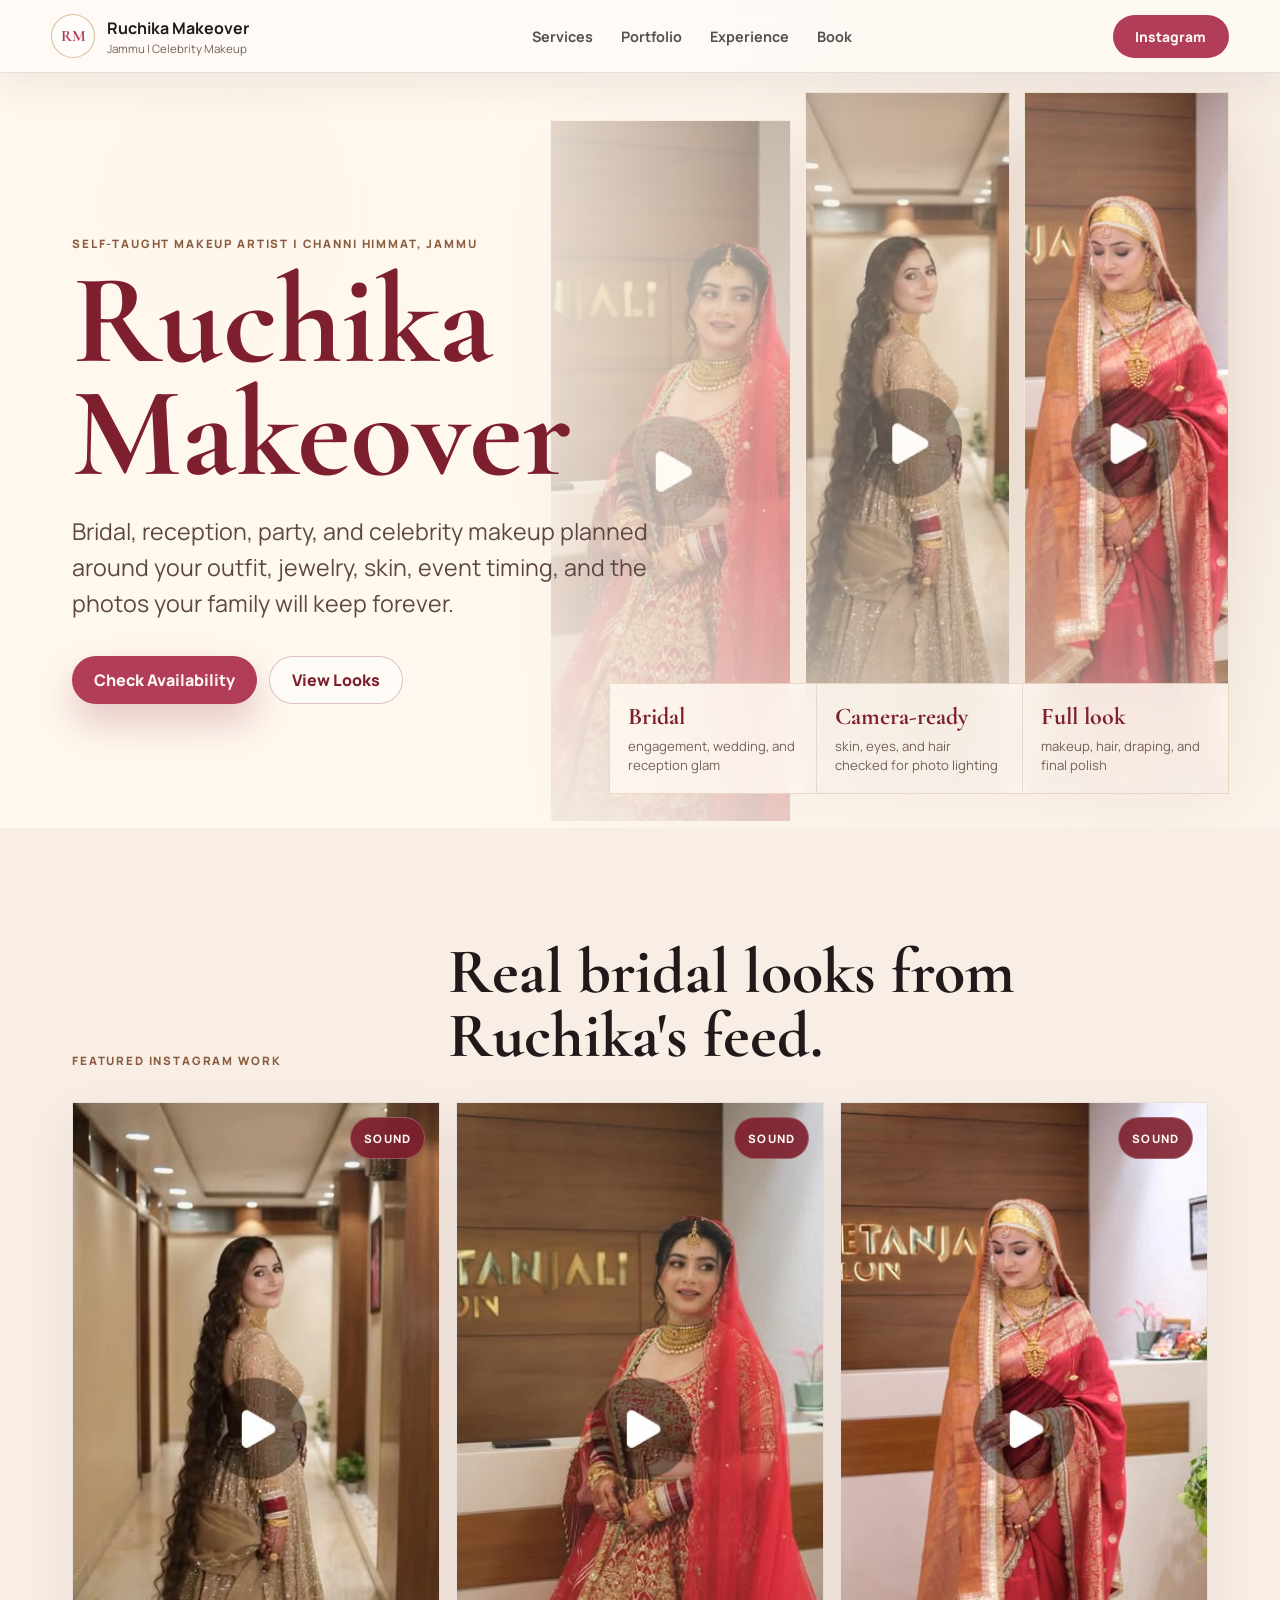
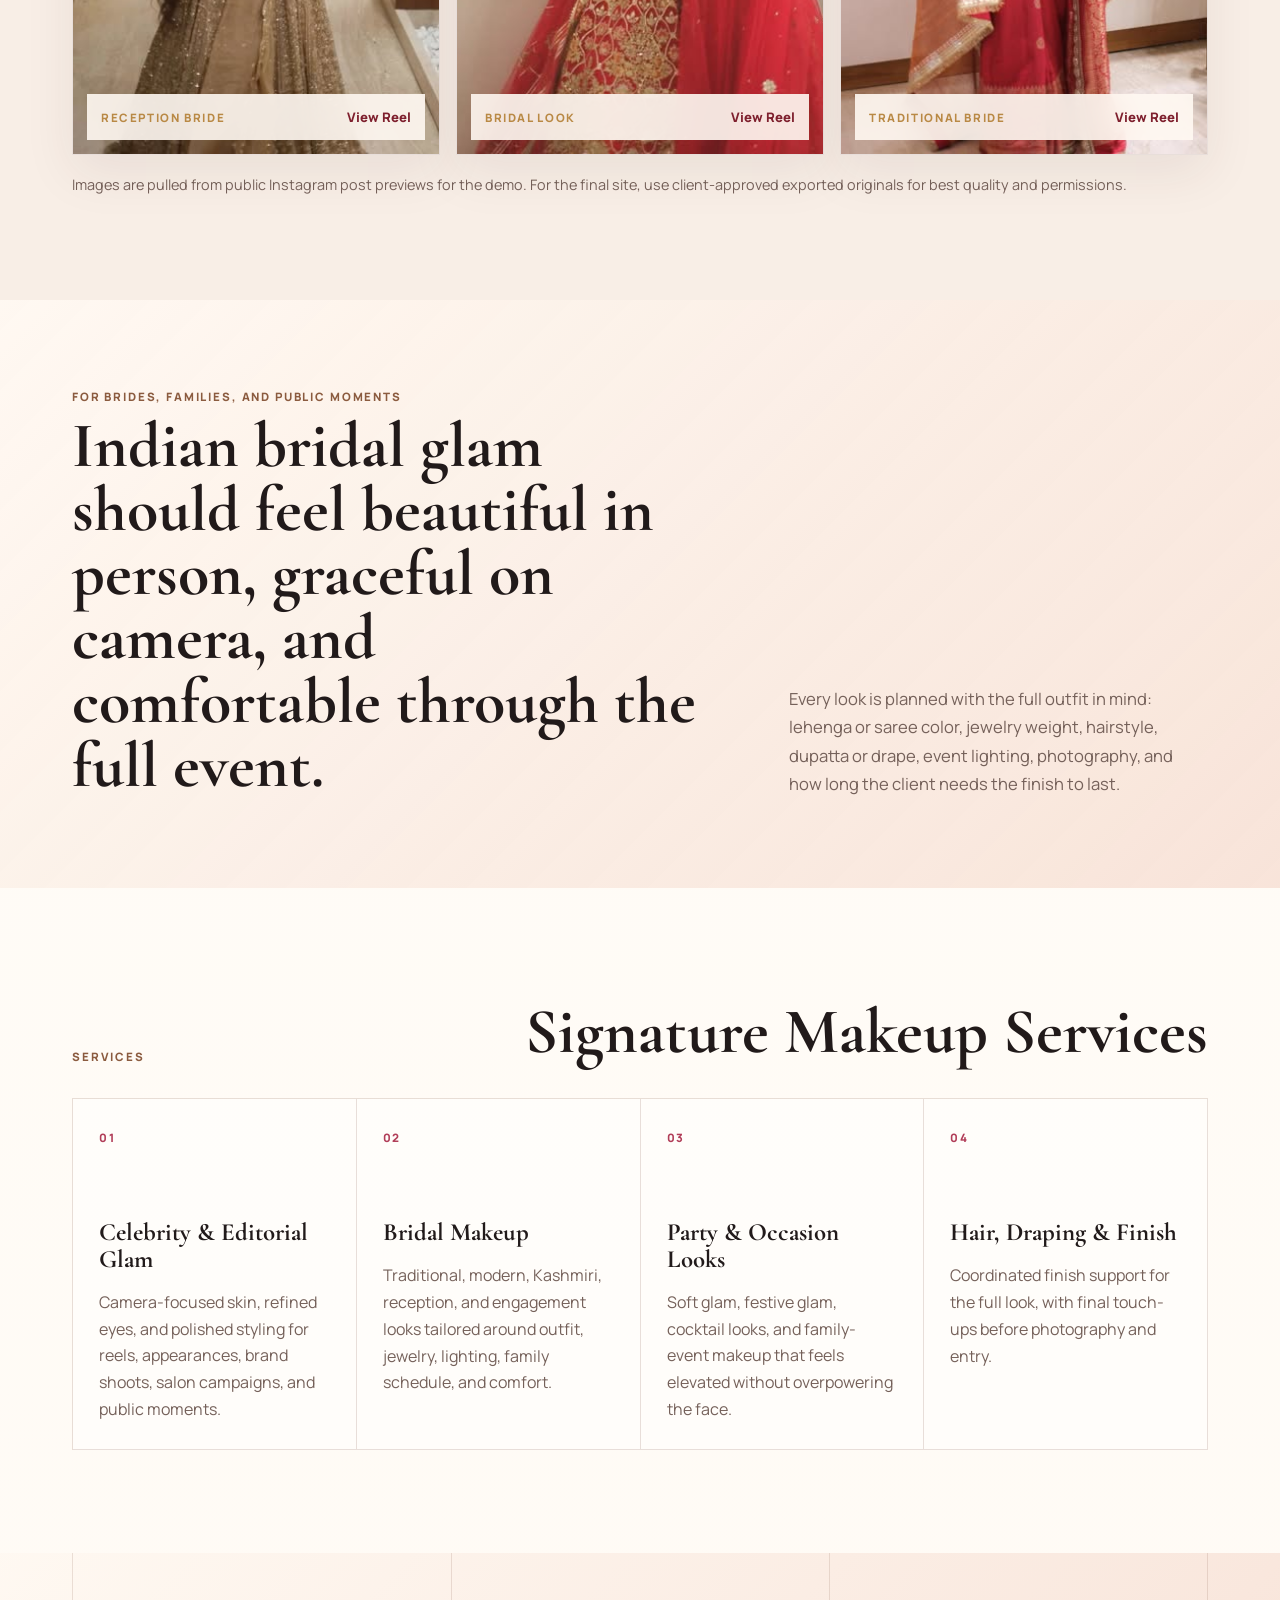
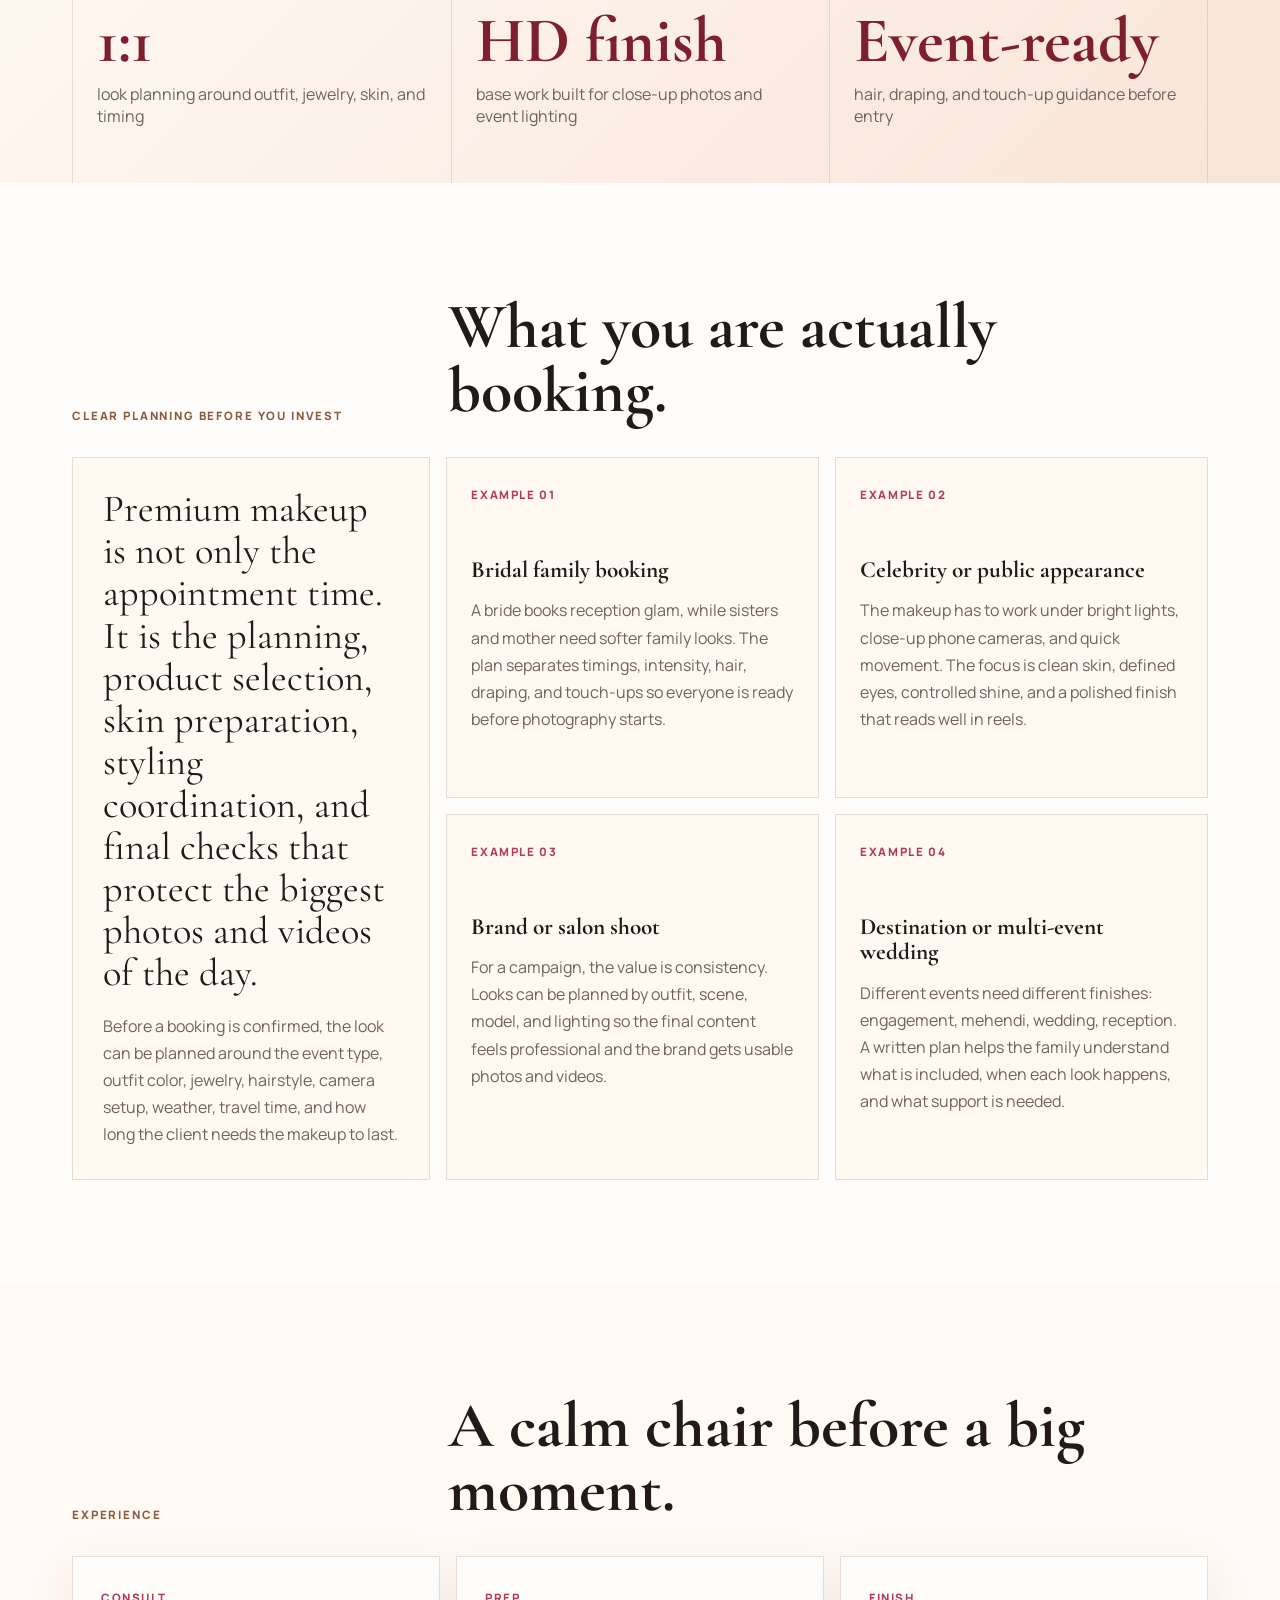
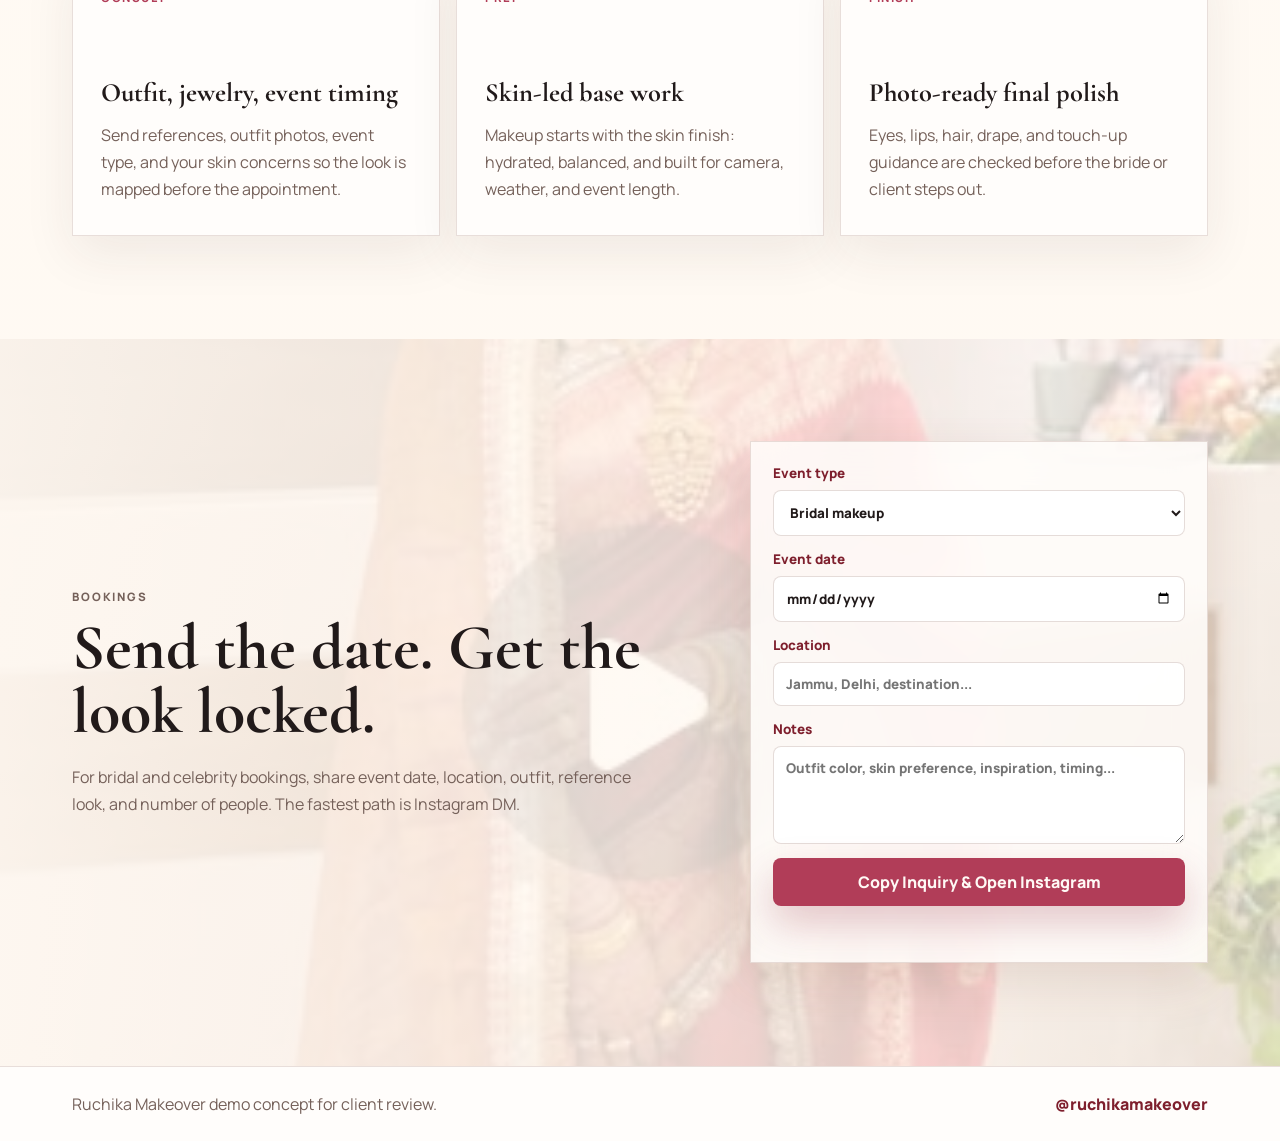
<file: client-demos/ruchika-makeover/index.html>
<!doctype html>
<html lang="en">
  <head>
    <meta charset="utf-8" />
    <meta name="viewport" content="width=device-width, initial-scale=1" />
    <meta name="theme-color" content="#fff9f2" />
    <meta name="description" content="Demo website for Ruchika Makeover, a Jammu-based celebrity and bridal makeup artist." />
    <title>Ruchika Makeover | Celebrity & Bridal Makeup Artist</title>
    <link rel="preconnect" href="https://fonts.googleapis.com" />
    <link rel="preconnect" href="https://fonts.gstatic.com" crossorigin />
    <link href="https://fonts.googleapis.com/css2?family=Cormorant+Garamond:wght@500;600;700&family=Manrope:wght@400;500;600;700;800&display=swap" rel="stylesheet" />
    <link rel="stylesheet" href="styles.css" />
  </head>
  <body>
    <header class="site-header">
      <a class="brand" href="#top" aria-label="Ruchika Makeover home">
        <span class="brand-mark">RM</span>
        <span>
          <strong>Ruchika Makeover</strong>
          <small>Jammu | Celebrity Makeup</small>
        </span>
      </a>
      <nav aria-label="Main navigation">
        <a href="#services">Services</a>
        <a href="#work">Portfolio</a>
        <a href="#process">Experience</a>
        <a href="#booking">Book</a>
      </nav>
      <a class="nav-cta" href="https://www.instagram.com/ruchikamakeover" target="_blank" rel="noreferrer">Instagram</a>
    </header>

    <main id="top">
      <section class="hero" aria-labelledby="hero-title">
        <div class="hero-work-wall" aria-label="Featured public Instagram posts">
          <article class="hero-post hero-post-main">
            <video autoplay muted loop playsinline poster="assets/bridal-look-dr-komal.jpg">
              <source src="assets/hero-mood-red-bridal.mp4" type="video/mp4" />
            </video>
          </article>
          <article class="hero-post">
            <video autoplay muted loop playsinline poster="assets/reception-bride-manvi.jpg">
              <source src="assets/hero-mood-reception.mp4" type="video/mp4" />
            </video>
          </article>
          <article class="hero-post">
            <video autoplay muted loop playsinline poster="assets/traditional-bride-radhika.jpg">
              <source src="assets/hero-mood-traditional.mp4" type="video/mp4" />
            </video>
          </article>
        </div>
        <div class="hero-shade"></div>
        <div class="hero-content">
          <p class="eyebrow">Self-taught makeup artist | Channi Himmat, Jammu</p>
          <h1 id="hero-title">Ruchika Makeover</h1>
          <p class="hero-copy">Bridal, reception, party, and celebrity makeup planned around your outfit, jewelry, skin, event timing, and the photos your family will keep forever.</p>
          <div class="hero-feature-card">
            <video autoplay muted loop playsinline poster="assets/bridal-look-dr-komal.jpg">
              <source src="assets/hero-mobile-feature.mp4" type="video/mp4" />
            </video>
          </div>
          <div class="hero-actions">
            <a class="button primary" href="#booking">Check Availability</a>
            <a class="button secondary" href="#work">View Looks</a>
          </div>
        </div>
        <aside class="hero-panel" aria-label="Profile highlights">
          <div>
            <strong>Bridal</strong>
            <span>engagement, wedding, and reception glam</span>
          </div>
          <div>
            <strong>Camera-ready</strong>
            <span>skin, eyes, and hair checked for photo lighting</span>
          </div>
          <div>
            <strong>Full look</strong>
            <span>makeup, hair, draping, and final polish</span>
          </div>
        </aside>
      </section>

      <section class="work section" id="work" aria-labelledby="work-title">
        <div class="section-head">
          <p class="eyebrow">Featured Instagram Work</p>
          <h2 id="work-title">Real bridal looks from Ruchika's feed.</h2>
        </div>
        <div class="insta-grid" aria-label="Embedded Instagram portfolio posts">
          <article class="insta-card">
            <video autoplay muted loop playsinline poster="assets/reception-bride-manvi.jpg">
              <source src="assets/hero-reel.mp4" type="video/mp4" />
            </video>
            <div class="insta-card-head">
              <span>Reception Bride</span>
              <a href="https://www.instagram.com/p/DCjDiQRTwJS/" target="_blank" rel="noreferrer">View Reel</a>
            </div>
            <button class="sound-toggle" type="button" data-sound-toggle aria-label="Turn sound on">Sound</button>
          </article>
          <article class="insta-card">
            <video autoplay muted loop playsinline poster="assets/bridal-look-dr-komal.jpg">
              <source src="assets/bridal-look-dr-komal.mp4" type="video/mp4" />
            </video>
            <div class="insta-card-head">
              <span>Bridal Look</span>
              <a href="https://www.instagram.com/p/DFUnac1ziHD/" target="_blank" rel="noreferrer">View Reel</a>
            </div>
            <button class="sound-toggle" type="button" data-sound-toggle aria-label="Turn sound on">Sound</button>
          </article>
          <article class="insta-card">
            <video autoplay muted loop playsinline poster="assets/traditional-bride-radhika.jpg">
              <source src="assets/traditional-bride-radhika.mp4" type="video/mp4" />
            </video>
            <div class="insta-card-head">
              <span>Traditional Bride</span>
              <a href="https://www.instagram.com/p/DB8TpTohxg5/" target="_blank" rel="noreferrer">View Reel</a>
            </div>
            <button class="sound-toggle" type="button" data-sound-toggle aria-label="Turn sound on">Sound</button>
          </article>
        </div>
        <p class="image-note">Images are pulled from public Instagram post previews for the demo. For the final site, use client-approved exported originals for best quality and permissions.</p>
      </section>

      <section class="intro-band" aria-label="Positioning">
        <div class="intro-copy">
          <p class="eyebrow">For brides, families, and public moments</p>
          <h2>Indian bridal glam should feel beautiful in person, graceful on camera, and comfortable through the full event.</h2>
        </div>
        <p>Every look is planned with the full outfit in mind: lehenga or saree color, jewelry weight, hairstyle, dupatta or drape, event lighting, photography, and how long the client needs the finish to last.</p>
      </section>

      <section class="services section" id="services" aria-labelledby="services-title">
        <div class="section-head">
          <p class="eyebrow">Services</p>
          <h2 id="services-title">Signature Makeup Services</h2>
        </div>
        <div class="service-grid">
          <article class="service-card">
            <span>01</span>
            <h3>Celebrity & Editorial Glam</h3>
            <p>Camera-focused skin, refined eyes, and polished styling for reels, appearances, brand shoots, salon campaigns, and public moments.</p>
          </article>
          <article class="service-card">
            <span>02</span>
            <h3>Bridal Makeup</h3>
            <p>Traditional, modern, Kashmiri, reception, and engagement looks tailored around outfit, jewelry, lighting, family schedule, and comfort.</p>
          </article>
          <article class="service-card">
            <span>03</span>
            <h3>Party & Occasion Looks</h3>
            <p>Soft glam, festive glam, cocktail looks, and family-event makeup that feels elevated without overpowering the face.</p>
          </article>
          <article class="service-card">
            <span>04</span>
            <h3>Hair, Draping & Finish</h3>
            <p>Coordinated finish support for the full look, with final touch-ups before photography and entry.</p>
          </article>
        </div>
      </section>

      <section class="proof-band" aria-label="Client benefits">
        <div>
          <strong>1:1</strong>
          <span>look planning around outfit, jewelry, skin, and timing</span>
        </div>
        <div>
          <strong>HD finish</strong>
          <span>base work built for close-up photos and event lighting</span>
        </div>
        <div>
          <strong>Event-ready</strong>
          <span>hair, draping, and touch-up guidance before entry</span>
        </div>
      </section>

      <section class="value-guide section" aria-labelledby="value-guide-title">
        <div class="section-head">
          <p class="eyebrow">Clear planning before you invest</p>
          <h2 id="value-guide-title">What you are actually booking.</h2>
        </div>
        <div class="value-layout">
          <article class="value-main">
            <p>Premium makeup is not only the appointment time. It is the planning, product selection, skin preparation, styling coordination, and final checks that protect the biggest photos and videos of the day.</p>
            <p>Before a booking is confirmed, the look can be planned around the event type, outfit color, jewelry, hairstyle, camera setup, weather, travel time, and how long the client needs the makeup to last.</p>
          </article>
          <div class="example-grid" aria-label="Real booking examples">
            <article>
              <span>Example 01</span>
              <h3>Bridal family booking</h3>
              <p>A bride books reception glam, while sisters and mother need softer family looks. The plan separates timings, intensity, hair, draping, and touch-ups so everyone is ready before photography starts.</p>
            </article>
            <article>
              <span>Example 02</span>
              <h3>Celebrity or public appearance</h3>
              <p>The makeup has to work under bright lights, close-up phone cameras, and quick movement. The focus is clean skin, defined eyes, controlled shine, and a polished finish that reads well in reels.</p>
            </article>
            <article>
              <span>Example 03</span>
              <h3>Brand or salon shoot</h3>
              <p>For a campaign, the value is consistency. Looks can be planned by outfit, scene, model, and lighting so the final content feels professional and the brand gets usable photos and videos.</p>
            </article>
            <article>
              <span>Example 04</span>
              <h3>Destination or multi-event wedding</h3>
              <p>Different events need different finishes: engagement, mehendi, wedding, reception. A written plan helps the family understand what is included, when each look happens, and what support is needed.</p>
            </article>
          </div>
        </div>
      </section>

      <section class="process section" id="process" aria-labelledby="process-title">
        <div class="section-head">
          <p class="eyebrow">Experience</p>
          <h2 id="process-title">A calm chair before a big moment.</h2>
        </div>
        <div class="timeline">
          <article>
            <span>Consult</span>
            <h3>Outfit, jewelry, event timing</h3>
            <p>Send references, outfit photos, event type, and your skin concerns so the look is mapped before the appointment.</p>
          </article>
          <article>
            <span>Prep</span>
            <h3>Skin-led base work</h3>
            <p>Makeup starts with the skin finish: hydrated, balanced, and built for camera, weather, and event length.</p>
          </article>
          <article>
            <span>Finish</span>
            <h3>Photo-ready final polish</h3>
            <p>Eyes, lips, hair, drape, and touch-up guidance are checked before the bride or client steps out.</p>
          </article>
        </div>
      </section>

      <section class="booking" id="booking" aria-labelledby="booking-title">
        <div class="booking-copy">
          <p class="eyebrow">Bookings</p>
          <h2 id="booking-title">Send the date. Get the look locked.</h2>
          <p>For bridal and celebrity bookings, share event date, location, outfit, reference look, and number of people. The fastest path is Instagram DM.</p>
        </div>
        <form class="booking-form" aria-label="Demo booking form">
          <label>
            Event type
            <select id="eventType">
              <option>Bridal makeup</option>
              <option>Reception look</option>
              <option>Celebrity / shoot glam</option>
              <option>Party makeup</option>
              <option>Hair and draping</option>
            </select>
          </label>
          <label>
            Event date
            <input id="eventDate" type="date" />
          </label>
          <label>
            Location
            <input id="eventLocation" type="text" placeholder="Jammu, Delhi, destination..." />
          </label>
          <label>
            Notes
            <textarea id="eventNotes" rows="4" placeholder="Outfit color, skin preference, inspiration, timing..."></textarea>
          </label>
          <a class="button primary wide" id="dmLink" href="https://www.instagram.com/ruchikamakeover" target="_blank" rel="noreferrer">Copy Inquiry & Open Instagram</a>
          <p class="copy-status" id="copyStatus" role="status" aria-live="polite"></p>
        </form>
      </section>
    </main>

    <footer class="site-footer">
      <p>Ruchika Makeover demo concept for client review.</p>
      <a href="https://www.instagram.com/ruchikamakeover" target="_blank" rel="noreferrer">@ruchikamakeover</a>
    </footer>

    <script src="script.js"></script>
  </body>
</html>
</file>
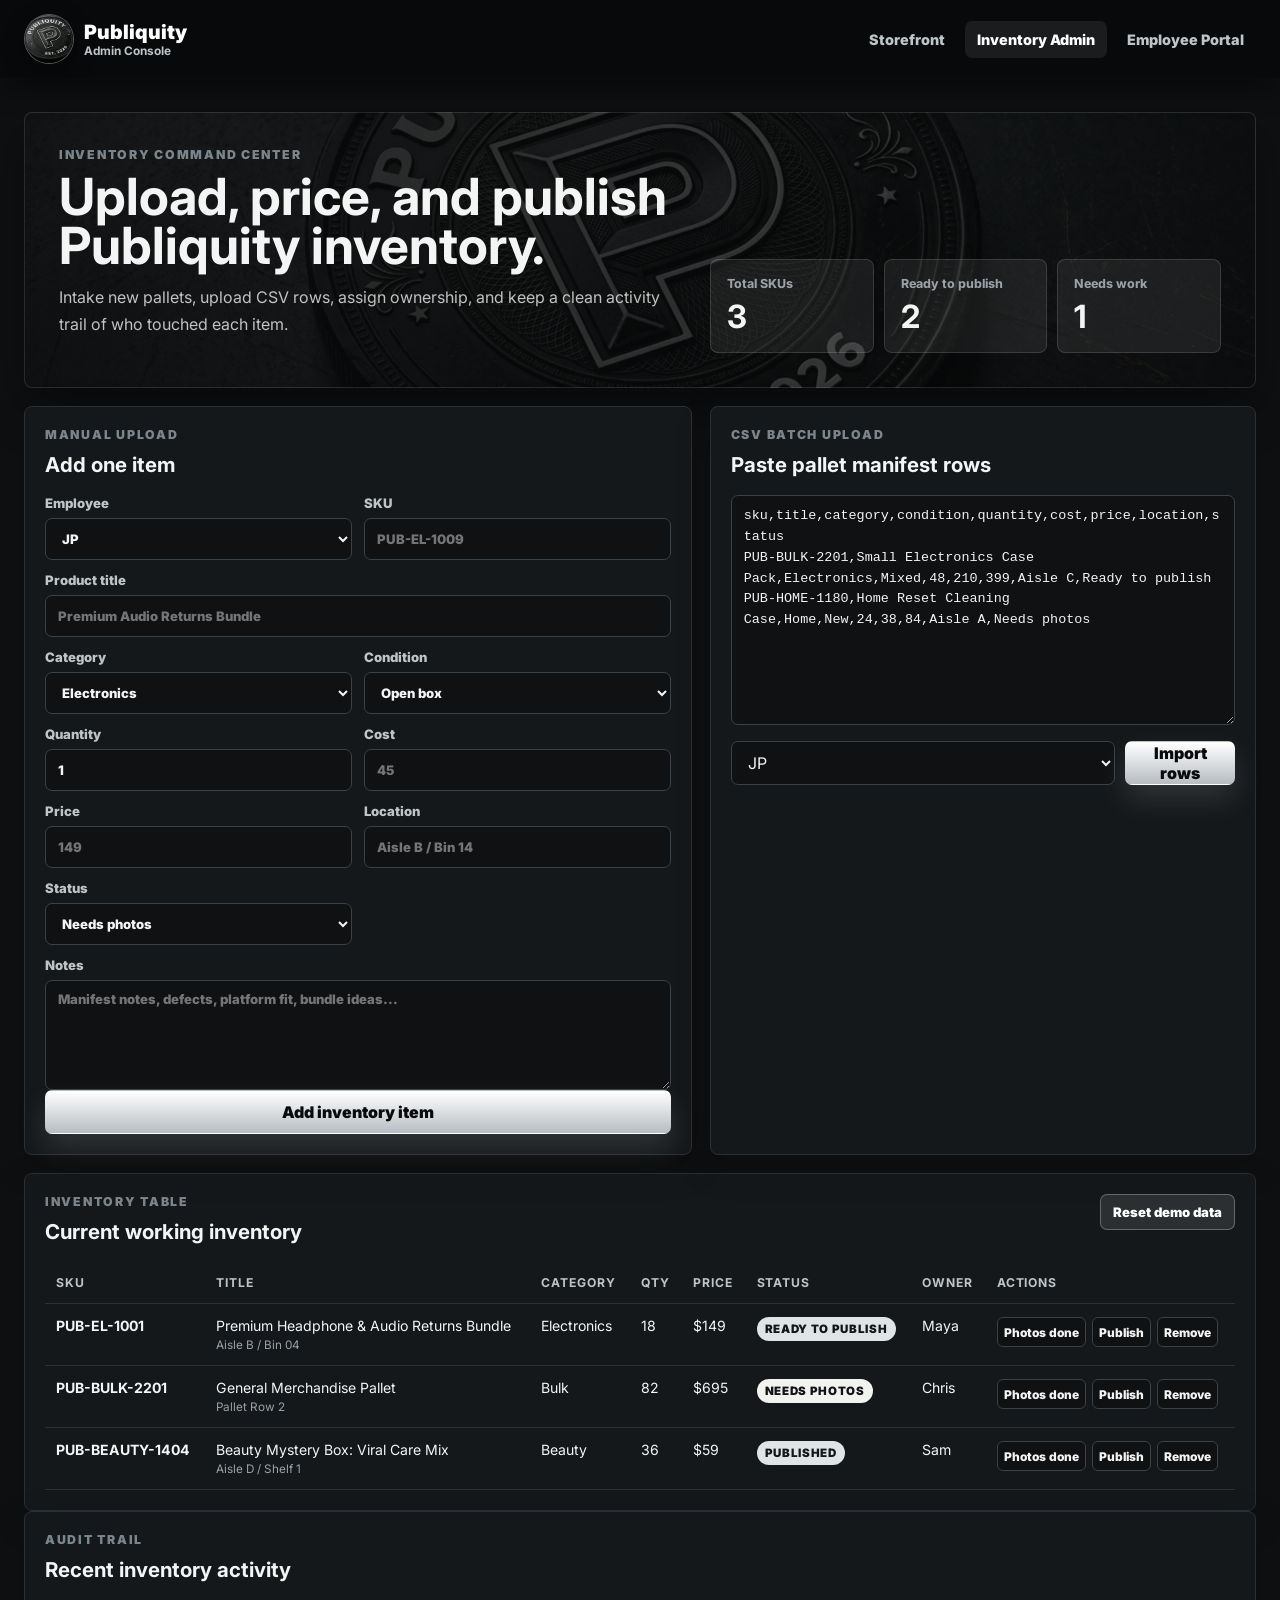
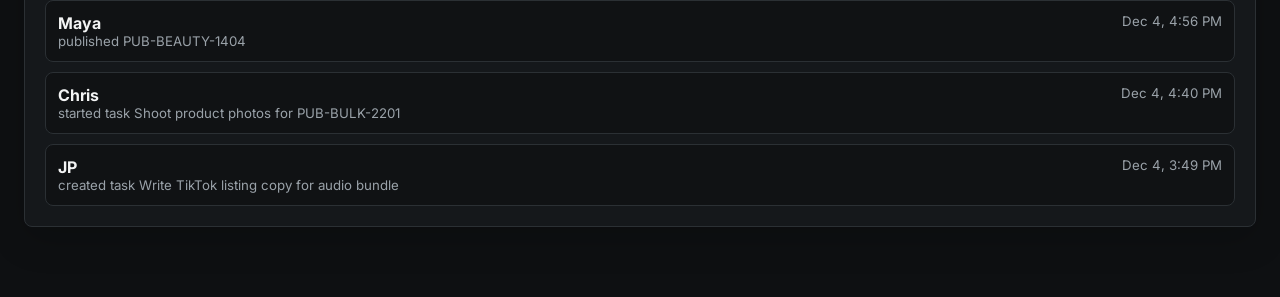
<file: client-demos/publiquity/admin.html>
<!doctype html>
<html lang="en">
  <head>
    <meta charset="utf-8" />
    <meta name="viewport" content="width=device-width, initial-scale=1" />
    <meta name="theme-color" content="#0b0d0f" />
    <title>Publiquity Admin | Inventory Upload</title>
    <meta name="robots" content="noindex, nofollow" />
    <meta name="description" content="Publiquity admin inventory upload and publishing dashboard." />
    <link rel="preconnect" href="https://fonts.googleapis.com" />
    <link rel="preconnect" href="https://fonts.gstatic.com" crossorigin />
    <link
      href="https://fonts.googleapis.com/css2?family=Inter:wght@400;500;600;700;800;900&display=swap"
      rel="stylesheet"
    />
    <link rel="stylesheet" href="styles.css?v=publiquity-5" />
  </head>
  <body data-ops-page="admin">
    <header class="site-header ops-header">
      <div class="topbar">
        <a class="brand" href="index.html" aria-label="Publiquity home">
          <span class="brand-mark"><img src="assets/publiquity-coin.webp" alt="" /></span>
          <span>
            <strong>Publiquity</strong>
            <small>Admin Console</small>
          </span>
        </a>
        <nav class="ops-nav" aria-label="Admin navigation">
          <a href="index.html">Storefront</a>
          <a class="is-active" href="admin.html">Inventory Admin</a>
          <a href="employee.html">Employee Portal</a>
        </nav>
      </div>
    </header>

    <main class="ops-page">
      <section class="ops-hero">
        <div>
          <p class="eyebrow">Inventory command center</p>
          <h1>Upload, price, and publish Publiquity inventory.</h1>
          <p>
            Intake new pallets, upload CSV rows, assign ownership, and keep a clean activity trail
            of who touched each item.
          </p>
        </div>
        <div class="ops-stat-grid" aria-label="Inventory summary">
          <article>
            <span>Total SKUs</span>
            <strong id="adminTotalSkus">0</strong>
          </article>
          <article>
            <span>Ready to publish</span>
            <strong id="adminReadyCount">0</strong>
          </article>
          <article>
            <span>Needs work</span>
            <strong id="adminNeedsWorkCount">0</strong>
          </article>
        </div>
      </section>

      <section class="ops-layout">
        <form class="ops-panel" id="manualInventoryForm">
          <div class="ops-panel-head">
            <div>
              <p class="eyebrow">Manual upload</p>
              <h2>Add one item</h2>
            </div>
          </div>
          <div class="ops-form-grid">
            <label>
              Employee
              <select name="employee">
                <option>JP</option>
                <option>Maya</option>
                <option>Chris</option>
                <option>Sam</option>
              </select>
            </label>
            <label>
              SKU
              <input name="sku" placeholder="PUB-EL-1009" required />
            </label>
            <label class="wide">
              Product title
              <input name="title" placeholder="Premium Audio Returns Bundle" required />
            </label>
            <label>
              Category
              <select name="category">
                <option>Electronics</option>
                <option>Home</option>
                <option>Beauty</option>
                <option>Bulk</option>
                <option>Apparel</option>
              </select>
            </label>
            <label>
              Condition
              <select name="condition">
                <option>Open box</option>
                <option>New</option>
                <option>Returns</option>
                <option>Mixed</option>
              </select>
            </label>
            <label>
              Quantity
              <input name="quantity" type="number" min="1" value="1" />
            </label>
            <label>
              Cost
              <input name="cost" type="number" min="0" step="1" placeholder="45" />
            </label>
            <label>
              Price
              <input name="price" type="number" min="0" step="1" placeholder="149" required />
            </label>
            <label>
              Location
              <input name="location" placeholder="Aisle B / Bin 14" />
            </label>
            <label>
              Status
              <select name="status">
                <option>Needs photos</option>
                <option>Ready to publish</option>
                <option>Published</option>
                <option>Hold</option>
              </select>
            </label>
            <label class="wide">
              Notes
              <textarea name="notes" placeholder="Manifest notes, defects, platform fit, bundle ideas..."></textarea>
            </label>
          </div>
          <button class="btn primary full" type="submit">Add inventory item</button>
        </form>

        <section class="ops-panel">
          <div class="ops-panel-head">
            <div>
              <p class="eyebrow">CSV batch upload</p>
              <h2>Paste pallet manifest rows</h2>
            </div>
          </div>
          <textarea
            class="csv-box"
            id="csvInput"
            spellcheck="false"
          >sku,title,category,condition,quantity,cost,price,location,status
PUB-BULK-2201,Small Electronics Case Pack,Electronics,Mixed,48,210,399,Aisle C,Ready to publish
PUB-HOME-1180,Home Reset Cleaning Case,Home,New,24,38,84,Aisle A,Needs photos</textarea>
          <div class="ops-actions">
            <select id="csvEmployee" aria-label="Employee importing CSV">
              <option>JP</option>
              <option>Maya</option>
              <option>Chris</option>
              <option>Sam</option>
            </select>
            <button class="btn primary" type="button" id="importCsvBtn">Import rows</button>
          </div>
        </section>
      </section>

      <section class="ops-panel inventory-panel">
        <div class="ops-panel-head">
          <div>
            <p class="eyebrow">Inventory table</p>
            <h2>Current working inventory</h2>
          </div>
          <button class="btn secondary small" type="button" id="resetDemoInventory">Reset demo data</button>
        </div>
        <div class="ops-table-wrap">
          <table class="ops-table">
            <thead>
              <tr>
                <th>SKU</th>
                <th>Title</th>
                <th>Category</th>
                <th>Qty</th>
                <th>Price</th>
                <th>Status</th>
                <th>Owner</th>
                <th>Actions</th>
              </tr>
            </thead>
            <tbody id="inventoryRows"></tbody>
          </table>
        </div>
      </section>

      <section class="ops-panel">
        <div class="ops-panel-head">
          <div>
            <p class="eyebrow">Audit trail</p>
            <h2>Recent inventory activity</h2>
          </div>
        </div>
        <div class="activity-list" id="adminActivityList"></div>
      </section>
    </main>

    <script src="ops.js?v=publiquity-1"></script>
  </body>
</html>
</file>
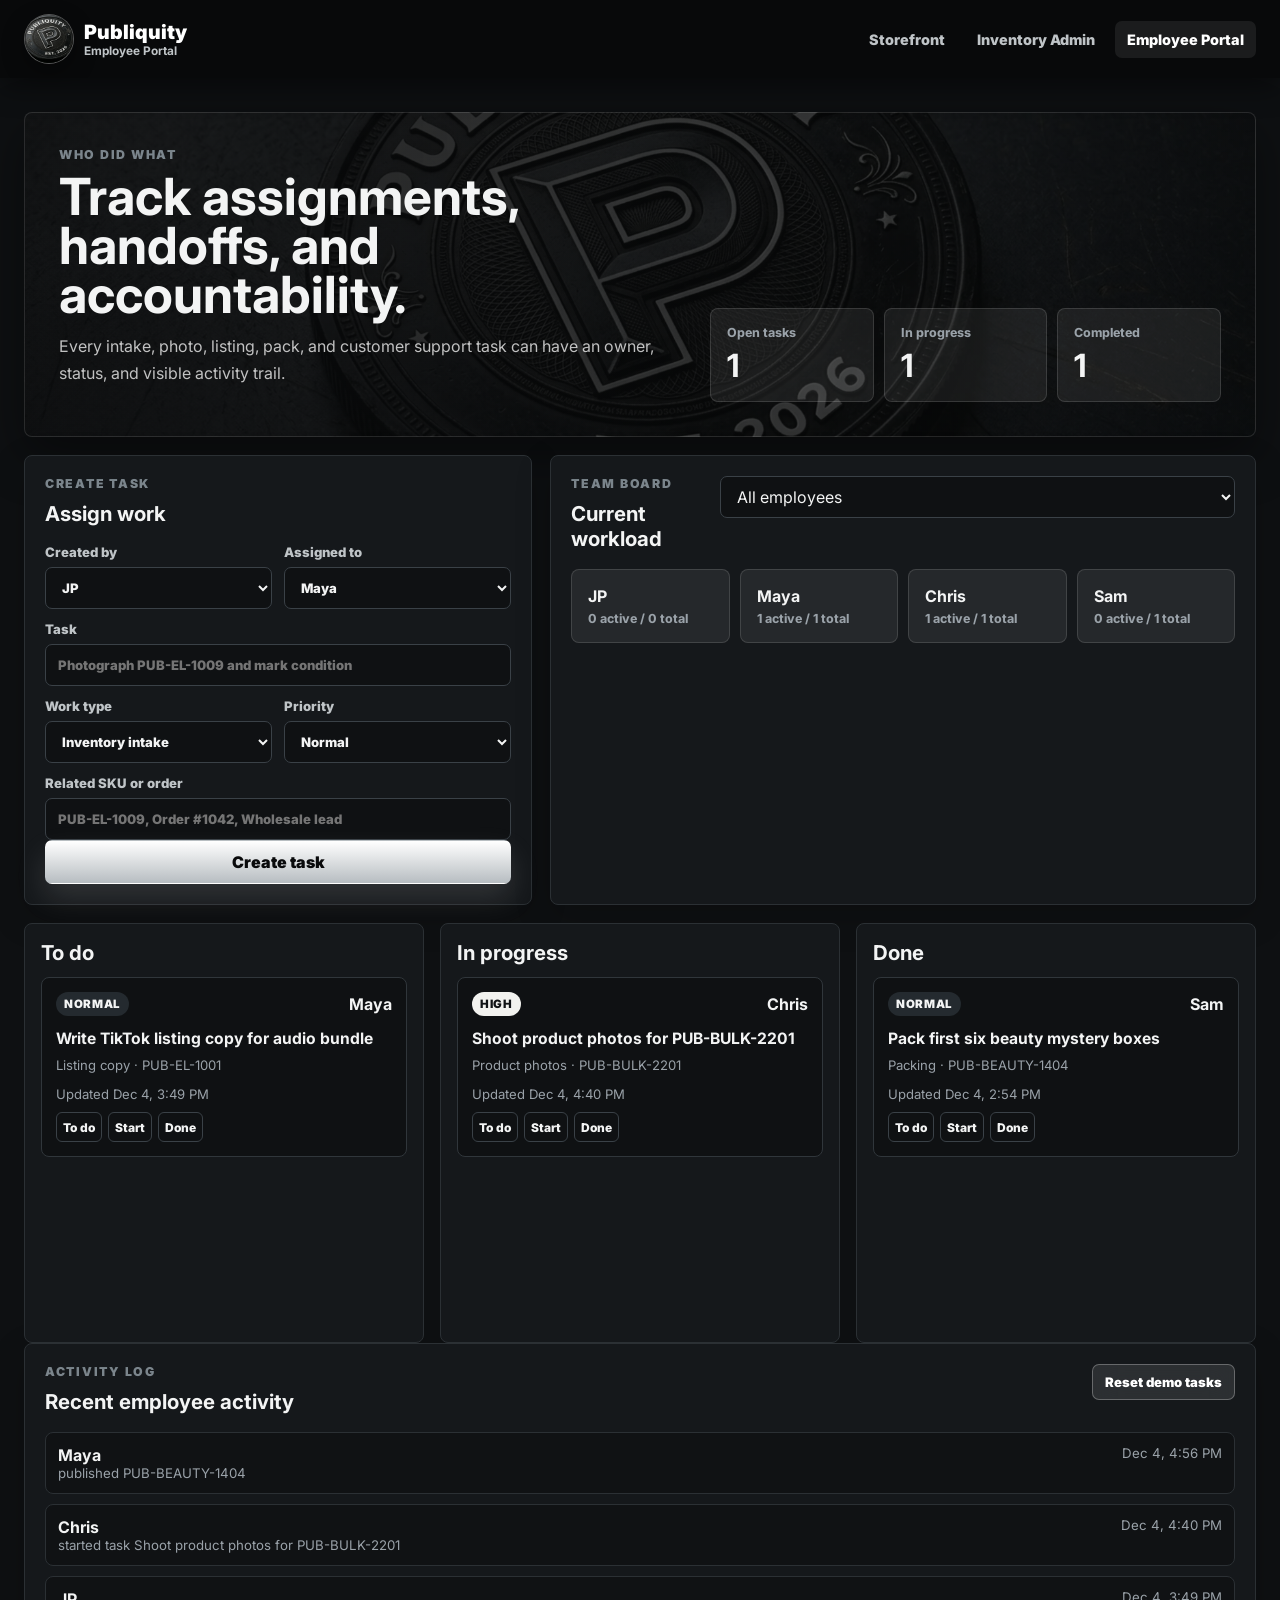
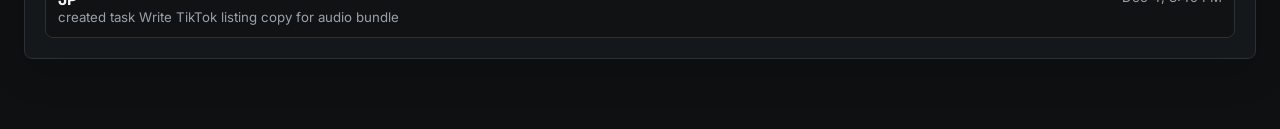
<file: client-demos/publiquity/employee.html>
<!doctype html>
<html lang="en">
  <head>
    <meta charset="utf-8" />
    <meta name="viewport" content="width=device-width, initial-scale=1" />
    <meta name="theme-color" content="#0b0d0f" />
    <title>Publiquity Employee Portal | Task Tracking</title>
    <meta name="robots" content="noindex, nofollow" />
    <meta name="description" content="Publiquity employee portal for task ownership and activity tracking." />
    <link rel="preconnect" href="https://fonts.googleapis.com" />
    <link rel="preconnect" href="https://fonts.gstatic.com" crossorigin />
    <link
      href="https://fonts.googleapis.com/css2?family=Inter:wght@400;500;600;700;800;900&display=swap"
      rel="stylesheet"
    />
    <link rel="stylesheet" href="styles.css?v=publiquity-5" />
  </head>
  <body data-ops-page="employee">
    <header class="site-header ops-header">
      <div class="topbar">
        <a class="brand" href="index.html" aria-label="Publiquity home">
          <span class="brand-mark"><img src="assets/publiquity-coin.webp" alt="" /></span>
          <span>
            <strong>Publiquity</strong>
            <small>Employee Portal</small>
          </span>
        </a>
        <nav class="ops-nav" aria-label="Employee navigation">
          <a href="index.html">Storefront</a>
          <a href="admin.html">Inventory Admin</a>
          <a class="is-active" href="employee.html">Employee Portal</a>
        </nav>
      </div>
    </header>

    <main class="ops-page">
      <section class="ops-hero">
        <div>
          <p class="eyebrow">Who did what</p>
          <h1>Track assignments, handoffs, and accountability.</h1>
          <p>
            Every intake, photo, listing, pack, and customer support task can have an owner,
            status, and visible activity trail.
          </p>
        </div>
        <div class="ops-stat-grid" aria-label="Employee task summary">
          <article>
            <span>Open tasks</span>
            <strong id="employeeOpenTasks">0</strong>
          </article>
          <article>
            <span>In progress</span>
            <strong id="employeeProgressTasks">0</strong>
          </article>
          <article>
            <span>Completed</span>
            <strong id="employeeDoneTasks">0</strong>
          </article>
        </div>
      </section>

      <section class="ops-layout employee-layout">
        <form class="ops-panel" id="taskForm">
          <div class="ops-panel-head">
            <div>
              <p class="eyebrow">Create task</p>
              <h2>Assign work</h2>
            </div>
          </div>
          <div class="ops-form-grid">
            <label>
              Created by
              <select name="createdBy">
                <option>JP</option>
                <option>Maya</option>
                <option>Chris</option>
                <option>Sam</option>
              </select>
            </label>
            <label>
              Assigned to
              <select name="owner">
                <option>Maya</option>
                <option>Chris</option>
                <option>Sam</option>
                <option>JP</option>
              </select>
            </label>
            <label class="wide">
              Task
              <input name="title" placeholder="Photograph PUB-EL-1009 and mark condition" required />
            </label>
            <label>
              Work type
              <select name="type">
                <option>Inventory intake</option>
                <option>Product photos</option>
                <option>Listing copy</option>
                <option>Packing</option>
                <option>Customer support</option>
                <option>Wholesale quote</option>
              </select>
            </label>
            <label>
              Priority
              <select name="priority">
                <option>Normal</option>
                <option>High</option>
                <option>Urgent</option>
              </select>
            </label>
            <label class="wide">
              Related SKU or order
              <input name="subject" placeholder="PUB-EL-1009, Order #1042, Wholesale lead" />
            </label>
          </div>
          <button class="btn primary full" type="submit">Create task</button>
        </form>

        <section class="ops-panel">
          <div class="ops-panel-head">
            <div>
              <p class="eyebrow">Team board</p>
              <h2>Current workload</h2>
            </div>
            <select id="employeeFilter" aria-label="Filter by employee">
              <option value="all">All employees</option>
              <option>JP</option>
              <option>Maya</option>
              <option>Chris</option>
              <option>Sam</option>
            </select>
          </div>
          <div class="team-load" id="teamLoad"></div>
        </section>
      </section>

      <section class="task-board" aria-label="Employee tasks">
        <section class="task-column">
          <h2>To do</h2>
          <div id="todoTasks"></div>
        </section>
        <section class="task-column">
          <h2>In progress</h2>
          <div id="progressTasks"></div>
        </section>
        <section class="task-column">
          <h2>Done</h2>
          <div id="doneTasks"></div>
        </section>
      </section>

      <section class="ops-panel">
        <div class="ops-panel-head">
          <div>
            <p class="eyebrow">Activity log</p>
            <h2>Recent employee activity</h2>
          </div>
          <button class="btn secondary small" type="button" id="resetDemoTasks">Reset demo tasks</button>
        </div>
        <div class="activity-list" id="employeeActivityList"></div>
      </section>
    </main>

    <script src="ops.js?v=publiquity-1"></script>
  </body>
</html>
</file>
<file: client-demos/ruchika-makeover/styles.css>
:root {
  color-scheme: light;
  --ink: #211a1a;
  --muted: #75615a;
  --paper: #fff9f2;
  --soft: #f8eee6;
  --line: rgba(110, 63, 45, 0.16);
  --rose: #b13d58;
  --rose-dark: #81283b;
  --maroon: #7e1f2d;
  --sindoor: #c94132;
  --gold: #b98945;
  --gold-soft: #ead4a8;
  --wood: #8b5b3f;
  --charcoal: #2a1b18;
  --white: #ffffff;
  --shadow: 0 24px 70px rgba(118, 66, 45, 0.16);
  font-family: Manrope, ui-sans-serif, system-ui, -apple-system, BlinkMacSystemFont, "Segoe UI", sans-serif;
}

* {
  box-sizing: border-box;
}

html {
  scroll-behavior: smooth;
}

body {
  margin: 0;
  background:
    radial-gradient(circle at 18% 0%, rgba(234, 212, 168, 0.35), transparent 30rem),
    linear-gradient(180deg, #fffdf9, var(--paper));
  color: var(--ink);
}

img {
  display: block;
  width: 100%;
  height: 100%;
  object-fit: cover;
}

video {
  display: block;
  width: 100%;
  height: 100%;
  object-fit: cover;
}

a {
  color: inherit;
  text-decoration: none;
}

button,
input,
select,
textarea {
  font: inherit;
}

h1,
h2,
h3,
p {
  margin: 0;
}

h1,
h2,
h3 {
  font-family: "Cormorant Garamond", Georgia, serif;
  font-weight: 700;
}

.site-header {
  position: fixed;
  top: 0;
  left: 0;
  right: 0;
  z-index: 20;
  display: flex;
  align-items: center;
  justify-content: space-between;
  gap: 24px;
  padding: 14px clamp(18px, 4vw, 54px);
  border-bottom: 1px solid rgba(91, 64, 49, 0.14);
  background: rgba(255, 250, 246, 0.9);
  color: var(--ink);
  backdrop-filter: blur(18px);
  box-shadow: 0 14px 38px rgba(61, 39, 34, 0.08);
}

.brand {
  display: flex;
  align-items: center;
  gap: 12px;
  min-width: 220px;
}

.brand-mark {
  display: grid;
  width: 44px;
  height: 44px;
  place-items: center;
  border: 1px solid rgba(185, 137, 69, 0.55);
  border-radius: 50%;
  background: #fffdfb;
  color: var(--rose);
  font-family: "Cormorant Garamond", Georgia, serif;
  font-weight: 700;
}

.brand strong,
.brand small {
  display: block;
}

.brand small {
  margin-top: 2px;
  color: var(--muted);
  font-size: 0.72rem;
}

nav {
  display: flex;
  align-items: center;
  justify-content: center;
  gap: clamp(14px, 2.2vw, 30px);
  color: rgba(33, 26, 26, 0.76);
  font-size: 0.9rem;
  font-weight: 700;
}

nav a,
.nav-cta {
  transition: color 160ms ease, border-color 160ms ease, background 160ms ease;
}

nav a:hover {
  color: var(--rose);
}

.nav-cta {
  min-width: 116px;
  border: 1px solid rgba(158, 63, 82, 0.18);
  border-radius: 999px;
  background: var(--rose);
  color: #fff8f3;
  padding: 11px 16px;
  text-align: center;
  font-size: 0.86rem;
  font-weight: 800;
}

.nav-cta:hover {
  border-color: rgba(158, 63, 82, 0.4);
  background: var(--rose-dark);
  color: #fff8f3;
}

.hero {
  position: relative;
  min-height: 92svh;
  display: grid;
  align-items: end;
  overflow: hidden;
  background:
    linear-gradient(90deg, #fff8ef 0%, #fff8ef 38%, rgba(255, 248, 239, 0.72) 52%, rgba(255, 248, 239, 0.08) 100%),
    var(--soft);
  color: var(--ink);
}

.hero-work-wall {
  position: absolute;
  inset: 0;
  display: grid;
  grid-template-columns: 1.08fr 0.92fr 0.92fr;
  gap: 14px;
  padding: 92px clamp(18px, 4vw, 54px) 34px clamp(420px, 43vw, 760px);
  opacity: 1;
}

.hero-post {
  position: relative;
  min-width: 0;
  overflow: hidden;
  border: 1px solid rgba(185, 137, 69, 0.26);
  background: #fffdfb;
  box-shadow: 0 28px 70px rgba(118, 66, 45, 0.18);
}

.hero-post::after,
.hero-feature-card::after {
  position: absolute;
  inset: 0;
  content: "";
  background:
    linear-gradient(180deg, rgba(126, 31, 45, 0.03), transparent 38%, rgba(45, 25, 18, 0.06)),
    radial-gradient(circle at 50% 10%, rgba(234, 212, 168, 0.1), transparent 18rem);
  pointer-events: none;
}

.hero-post-main {
  transform: translateY(28px);
}

.hero-post img,
.hero-post video {
  filter: saturate(1.06) contrast(1.03);
}

.hero-post-label {
  position: absolute;
  left: 14px;
  right: 84px;
  bottom: 14px;
  z-index: 2;
  padding: 13px;
  background: rgba(255, 249, 242, 0.9);
  color: var(--ink);
  backdrop-filter: blur(14px);
}

.sound-toggle {
  position: absolute;
  right: 14px;
  bottom: 14px;
  z-index: 4;
  min-height: 42px;
  border: 1px solid rgba(255, 255, 255, 0.24);
  border-radius: 999px;
  background: rgba(126, 31, 45, 0.9);
  color: #fff8f3;
  padding: 0 13px;
  font-size: 0.72rem;
  font-weight: 900;
  letter-spacing: 0.1em;
  text-transform: uppercase;
  cursor: pointer;
  backdrop-filter: blur(14px);
}

.sound-toggle.is-on {
  border-color: rgba(255, 248, 243, 0.62);
  background: var(--rose);
}

.hero-post-label span,
.hero-post-label strong {
  display: block;
}

.hero-post-label span {
  color: var(--gold);
  font-size: 0.68rem;
  font-weight: 900;
  letter-spacing: 0.14em;
  text-transform: uppercase;
}

.hero-post-label strong {
  margin-top: 5px;
  font-family: "Cormorant Garamond", Georgia, serif;
  font-size: 1.2rem;
  line-height: 1.05;
}

.hero-shade {
  position: absolute;
  inset: 0;
  background:
    linear-gradient(90deg, rgba(255, 248, 239, 0.97) 0%, rgba(255, 248, 239, 0.86) 40%, rgba(255, 248, 239, 0.24) 72%, rgba(255, 248, 239, 0.04) 100%),
    radial-gradient(circle at 12% 25%, rgba(185, 137, 69, 0.18), transparent 22rem),
    linear-gradient(0deg, rgba(255, 248, 239, 0.62) 0%, transparent 42%);
}

.hero-content {
  position: relative;
  z-index: 2;
  width: min(780px, calc(100% - 36px));
  padding: 148px clamp(18px, 6vw, 72px) 124px;
}

.eyebrow {
  color: var(--wood);
  font-size: 0.72rem;
  font-weight: 800;
  letter-spacing: 0.16em;
  text-transform: uppercase;
}

.hero h1 {
  margin-top: 14px;
  color: var(--maroon);
  font-size: clamp(4rem, 10vw, 9.2rem);
  line-height: 0.88;
  letter-spacing: 0;
}

.hero-copy {
  max-width: 650px;
  margin-top: 24px;
  color: #5d4740;
  font-size: clamp(1.08rem, 2vw, 1.45rem);
  line-height: 1.55;
}

.hero-feature-card {
  display: none;
}

.hero-actions {
  display: flex;
  flex-wrap: wrap;
  gap: 12px;
  margin-top: 34px;
}

.button {
  display: inline-flex;
  align-items: center;
  justify-content: center;
  min-height: 48px;
  border-radius: 999px;
  padding: 0 22px;
  font-weight: 800;
  transition: transform 160ms ease, box-shadow 160ms ease, background 160ms ease;
}

.button:hover {
  transform: translateY(-2px);
}

.primary {
  background: var(--rose);
  color: #fff9f5;
  box-shadow: 0 18px 38px rgba(158, 63, 82, 0.28);
}

.primary:hover {
  background: var(--rose-dark);
}

.secondary {
  border: 1px solid rgba(126, 31, 45, 0.26);
  background: rgba(255, 253, 251, 0.76);
  color: var(--maroon);
}

.hero-panel {
  position: absolute;
  right: clamp(18px, 4vw, 54px);
  bottom: 34px;
  z-index: 3;
  display: grid;
  grid-template-columns: repeat(3, minmax(120px, 1fr));
  width: min(620px, calc(100% - 36px));
  border: 1px solid rgba(185, 137, 69, 0.26);
  background: rgba(255, 249, 242, 0.84);
  color: var(--ink);
  backdrop-filter: blur(18px);
}

.hero-panel div {
  padding: 18px;
}

.hero-panel div + div {
  border-left: 1px solid rgba(110, 63, 45, 0.14);
}

.hero-panel strong,
.hero-panel span {
  display: block;
}

.hero-panel strong {
  color: var(--maroon);
  font-family: "Cormorant Garamond", Georgia, serif;
  font-size: 1.5rem;
}

.hero-panel span {
  margin-top: 6px;
  color: var(--muted);
  font-size: 0.82rem;
  line-height: 1.45;
}

.intro-band,
.proof-band {
  display: grid;
  grid-template-columns: minmax(0, 1.2fr) minmax(280px, 0.8fr);
  gap: clamp(24px, 7vw, 100px);
  padding: clamp(42px, 7vw, 94px) clamp(18px, 6vw, 72px);
  background:
    linear-gradient(135deg, rgba(255, 249, 242, 0.96), rgba(248, 226, 215, 0.84)),
    var(--soft);
  color: var(--ink);
}

.intro-copy h2,
.section-head h2,
.booking h2 {
  margin-top: 10px;
  font-size: clamp(2rem, 5vw, 4.6rem);
  line-height: 1;
  letter-spacing: 0;
}

.intro-band > p {
  align-self: end;
  color: var(--muted);
  font-size: 1.04rem;
  line-height: 1.7;
}

.section {
  padding: clamp(58px, 8vw, 112px) clamp(18px, 6vw, 72px);
}

.section-head {
  display: flex;
  align-items: end;
  justify-content: space-between;
  gap: 30px;
  max-width: 1180px;
  margin: 0 auto 34px;
}

.section-head h2 {
  max-width: 760px;
}

.service-grid {
  display: grid;
  grid-template-columns: repeat(4, minmax(0, 1fr));
  max-width: 1180px;
  margin: 0 auto;
  border-top: 1px solid var(--line);
  border-left: 1px solid var(--line);
}

.service-card {
  min-height: 320px;
  padding: 26px;
  border-right: 1px solid var(--line);
  border-bottom: 1px solid var(--line);
  background: rgba(255, 255, 255, 0.42);
}

.service-card span,
.timeline span {
  color: var(--rose);
  font-size: 0.72rem;
  font-weight: 900;
  letter-spacing: 0.14em;
  text-transform: uppercase;
}

.service-card h3 {
  margin-top: 72px;
  font-size: 1.55rem;
  line-height: 1.08;
}

.service-card p,
.timeline p,
.booking-copy p,
.image-note {
  color: var(--muted);
  line-height: 1.68;
}

.service-card p {
  margin-top: 16px;
}

.work {
  background: var(--soft);
}

.insta-grid {
  display: grid;
  grid-template-columns: repeat(3, minmax(0, 1fr));
  gap: 16px;
  max-width: 1180px;
  margin: 0 auto;
}

.insta-card {
  position: relative;
  min-width: 0;
  min-height: 560px;
  overflow: hidden;
  border: 1px solid var(--line);
  background: #fffdfb;
  box-shadow: 0 18px 48px rgba(61, 39, 34, 0.08);
}

.insta-card-head {
  position: absolute;
  left: 14px;
  right: 14px;
  bottom: 14px;
  z-index: 2;
  display: flex;
  align-items: center;
  justify-content: space-between;
  gap: 12px;
  padding: 14px;
  background: rgba(255, 249, 242, 0.9);
  color: var(--ink);
  backdrop-filter: blur(14px);
}

.insta-card .sound-toggle {
  top: 14px;
  bottom: auto;
}

.insta-card-head span {
  color: var(--gold);
  font-size: 0.72rem;
  font-weight: 900;
  letter-spacing: 0.14em;
  text-transform: uppercase;
}

.insta-card-head a {
  color: var(--maroon);
  font-size: 0.82rem;
  font-weight: 900;
}

.image-note {
  max-width: 1180px;
  margin: 18px auto 0;
  font-size: 0.9rem;
}

.proof-band {
  grid-template-columns: repeat(3, minmax(0, 1fr));
  gap: 0;
  padding-top: 0;
  padding-bottom: 0;
}

.proof-band div {
  padding: clamp(28px, 5vw, 56px) 24px;
  border-left: 1px solid rgba(110, 63, 45, 0.14);
}

.proof-band div:last-child {
  border-right: 1px solid rgba(110, 63, 45, 0.14);
}

.proof-band strong,
.proof-band span {
  display: block;
}

.proof-band strong {
  color: var(--maroon);
  font-family: "Cormorant Garamond", Georgia, serif;
  font-size: clamp(2.2rem, 5vw, 4.8rem);
  line-height: 1;
}

.proof-band span {
  margin-top: 10px;
  color: var(--muted);
}

.value-guide {
  background: #fffdfb;
}

.value-layout {
  display: grid;
  grid-template-columns: minmax(260px, 0.64fr) minmax(0, 1.36fr);
  gap: 16px;
  max-width: 1180px;
  margin: 0 auto;
}

.value-main,
.example-grid article {
  border: 1px solid var(--line);
  background: var(--paper);
}

.value-main {
  display: grid;
  align-content: end;
  gap: 18px;
  min-height: 420px;
  padding: 30px;
}

.value-main p,
.example-grid p {
  color: var(--muted);
  line-height: 1.7;
}

.value-main p:first-child {
  color: var(--ink);
  font-family: "Cormorant Garamond", Georgia, serif;
  font-size: clamp(1.7rem, 3vw, 2.7rem);
  line-height: 1.1;
}

.example-grid {
  display: grid;
  grid-template-columns: repeat(2, minmax(0, 1fr));
  gap: 16px;
}

.example-grid article {
  min-height: 260px;
  padding: 24px;
}

.example-grid span {
  color: var(--rose);
  font-size: 0.72rem;
  font-weight: 900;
  letter-spacing: 0.14em;
  text-transform: uppercase;
}

.example-grid h3 {
  margin-top: 54px;
  font-size: 1.45rem;
  line-height: 1.1;
}

.example-grid p {
  margin-top: 14px;
}

.timeline {
  display: grid;
  grid-template-columns: repeat(3, minmax(0, 1fr));
  gap: 16px;
  max-width: 1180px;
  margin: 0 auto;
}

.timeline article {
  min-height: 280px;
  padding: 28px;
  border: 1px solid var(--line);
  background: #fffdfb;
  box-shadow: 0 18px 48px rgba(61, 39, 34, 0.08);
}

.timeline h3 {
  margin-top: 72px;
  font-size: 1.65rem;
  line-height: 1.1;
}

.timeline p {
  margin-top: 14px;
}

.booking {
  display: grid;
  grid-template-columns: minmax(0, 0.9fr) minmax(320px, 0.7fr);
  gap: clamp(28px, 7vw, 96px);
  padding: clamp(58px, 8vw, 112px) clamp(18px, 6vw, 72px);
  background:
    linear-gradient(90deg, rgba(255, 249, 242, 0.96), rgba(255, 249, 242, 0.72)),
    url("assets/traditional-bride-radhika.jpg") center right / cover;
  color: var(--ink);
}

.booking-copy {
  align-self: center;
}

.booking-copy p:last-child {
  max-width: 620px;
  margin-top: 20px;
  color: var(--muted);
}

.booking-form {
  display: grid;
  gap: 14px;
  padding: 22px;
  background: rgba(255, 253, 251, 0.86);
  border: 1px solid rgba(110, 63, 45, 0.16);
  backdrop-filter: blur(18px);
  box-shadow: 0 18px 50px rgba(118, 66, 45, 0.14);
}

label {
  display: grid;
  gap: 8px;
  color: var(--maroon);
  font-size: 0.84rem;
  font-weight: 800;
}

input,
select,
textarea {
  width: 100%;
  border: 1px solid rgba(110, 63, 45, 0.18);
  border-radius: 8px;
  background: rgba(255, 255, 255, 0.92);
  color: var(--ink);
  padding: 12px;
}

textarea {
  resize: vertical;
}

.wide {
  width: 100%;
  border-radius: 8px;
}

.copy-status {
  min-height: 20px;
  color: var(--muted);
  font-size: 0.82rem;
  line-height: 1.4;
}

.site-footer {
  display: flex;
  align-items: center;
  justify-content: space-between;
  gap: 18px;
  padding: 26px clamp(18px, 6vw, 72px);
  background: #fffdfb;
  color: var(--muted);
  border-top: 1px solid var(--line);
}

.site-footer a {
  color: var(--maroon);
  font-weight: 800;
}

@media (max-width: 980px) {
  .site-header {
    position: fixed;
  }

  nav {
    display: none;
  }

  .hero {
    min-height: 100svh;
  }

  .hero-work-wall {
    grid-template-columns: 1fr 1fr;
    gap: 10px;
    padding: 88px 18px 34px 160px;
    opacity: 0.72;
  }

  .hero-post {
    min-height: 520px;
  }

  .hero-post:last-child {
    display: none;
  }

  .hero-content {
    padding-bottom: 310px;
  }

  .hero-panel {
    left: 18px;
    right: 18px;
    grid-template-columns: 1fr;
  }

  .hero-panel div + div {
    border-top: 1px solid rgba(110, 63, 45, 0.14);
    border-left: 0;
  }

  .intro-band,
  .booking {
    grid-template-columns: 1fr;
  }

  .service-grid,
  .value-layout,
  .timeline {
    grid-template-columns: 1fr;
  }

  .example-grid {
    grid-template-columns: 1fr;
  }

  .service-card,
  .timeline article {
    min-height: 240px;
  }

  .service-card h3,
  .timeline h3 {
    margin-top: 48px;
  }

  .insta-grid {
    grid-template-columns: 1fr;
  }

  .proof-band {
    grid-template-columns: 1fr;
  }

  .proof-band div,
  .proof-band div:last-child {
    border-right: 0;
    border-left: 0;
    border-top: 1px solid rgba(110, 63, 45, 0.14);
  }
}

@media (max-width: 620px) {
  .site-header {
    gap: 10px;
    padding: 12px 14px;
  }

  .brand {
    min-width: 0;
  }

  .brand small {
    display: none;
  }

  .brand-mark {
    width: 38px;
    height: 38px;
  }

  .nav-cta {
    min-width: 92px;
    padding-inline: 12px;
  }

  .hero-shade {
    background:
      linear-gradient(180deg, rgba(255, 249, 242, 0.98) 0%, rgba(255, 249, 242, 0.88) 52%, rgba(255, 249, 242, 0.64) 100%);
  }

  .hero-work-wall {
    display: none;
  }

  .hero-content {
    display: flex;
    flex-direction: column;
    width: 100%;
    padding: 104px 18px 20px;
  }

  .hero-copy {
    margin-top: 18px;
  }

  .hero-actions {
    order: 4;
    margin-top: 22px;
  }

  .hero-feature-card {
    position: relative;
    order: 3;
    display: block;
    min-height: 340px;
    height: min(55svh, 430px);
    margin-top: 20px;
    overflow: hidden;
    border: 1px solid rgba(185, 137, 69, 0.26);
    background: #fffdfb;
    box-shadow: 0 24px 60px rgba(118, 66, 45, 0.16);
  }

  .hero-feature-card video {
    width: 100%;
    height: 100%;
    object-fit: cover;
    object-position: center 32%;
  }

  .hero-panel {
    position: relative;
    left: auto;
    right: auto;
    bottom: auto;
    width: auto;
    margin: 18px;
  }

  .hero-panel div {
    padding: 15px 18px;
  }

  .hero h1 {
    font-size: clamp(3.2rem, 18vw, 4.8rem);
  }

  .hero-actions {
    display: grid;
  }

  .work.section {
    padding-right: 0;
    padding-left: 0;
  }

  .work .section-head,
  .work .image-note {
    padding-right: 18px;
    padding-left: 18px;
  }

  .insta-grid {
    display: flex;
    gap: 12px;
    overflow-x: auto;
    padding: 0 18px 12px;
    scroll-snap-type: x mandatory;
    scrollbar-width: none;
  }

  .insta-grid::-webkit-scrollbar {
    display: none;
  }

  .insta-card {
    flex: 0 0 min(82vw, 360px);
    min-height: 560px;
    scroll-snap-align: start;
  }

  .value-main {
    min-height: auto;
    padding: 24px;
  }

  .example-grid article {
    min-height: auto;
    padding: 22px;
  }

  .example-grid h3 {
    margin-top: 32px;
  }

  .section-head {
    display: block;
  }

  .site-footer {
    display: grid;
  }

}
</file>
<file: client-demos/publiquity/styles.css>
:root {
  color-scheme: dark;
  --ink: #f3f4f4;
  --paper-ink: #121416;
  --muted: #9aa2a9;
  --soft: #171a1d;
  --panel: #ffffff;
  --line: #2b3034;
  --line-light: #d8dde3;
  --header: #08090a;
  --header-2: #14171a;
  --platinum: #f2f2ef;
  --silver: #bfc4c7;
  --steel: #7b858c;
  --gunmetal: #22272b;
  --charcoal: #101214;
  --blue: #8fb6d8;
  --green: #1d8b62;
  --shadow: 0 18px 50px rgba(0, 0, 0, 0.38);
  font-family: Inter, system-ui, -apple-system, BlinkMacSystemFont, "Segoe UI", sans-serif;
}

* {
  box-sizing: border-box;
}

html {
  scroll-behavior: smooth;
}

body {
  margin: 0;
  background: #0e1012;
  color: var(--ink);
}

body.drawer-open {
  overflow: hidden;
}

img {
  display: block;
  max-width: 100%;
}

a {
  color: inherit;
  text-decoration: none;
}

button,
input,
select,
textarea {
  font: inherit;
}

button {
  cursor: pointer;
}

.deal-strip {
  display: flex;
  justify-content: center;
  gap: 10px;
  padding: 9px 16px;
  background:
    linear-gradient(90deg, rgba(242, 242, 239, 0.08), rgba(242, 242, 239, 0.28) 45%, rgba(242, 242, 239, 0.08)),
    #08090a;
  color: #f5f5f2;
  font-size: 0.82rem;
  border-bottom: 1px solid rgba(255, 255, 255, 0.14);
}

.deal-strip span {
  font-weight: 900;
  text-transform: uppercase;
  letter-spacing: 0.08em;
}

.site-header {
  position: sticky;
  top: 0;
  z-index: 40;
  background: var(--header);
  color: #fff;
  box-shadow: 0 10px 28px rgba(0, 0, 0, 0.42);
}

.topbar {
  display: grid;
  grid-template-columns: minmax(210px, 0.8fr) minmax(340px, 1.6fr) auto;
  align-items: center;
  gap: 18px;
  width: min(1440px, 100%);
  margin: 0 auto;
  padding: 14px 24px;
}

.brand {
  display: inline-flex;
  align-items: center;
  gap: 10px;
  min-width: 0;
}

.brand-mark {
  width: 50px;
  height: 50px;
  border-radius: 999px;
  overflow: hidden;
  border: 1px solid rgba(242, 242, 239, 0.35);
  background: #050607;
  box-shadow: inset 0 0 0 1px rgba(0, 0, 0, 0.65), 0 8px 22px rgba(0, 0, 0, 0.36);
}

.brand-mark img {
  width: 100%;
  height: 100%;
  object-fit: cover;
  transform: scale(1.12);
}

.brand strong {
  display: block;
  font-size: 1.23rem;
  font-weight: 950;
  letter-spacing: 0;
}

.brand small {
  display: block;
  color: var(--silver);
  font-size: 0.74rem;
  font-weight: 700;
}

.search {
  display: grid;
  grid-template-columns: 118px minmax(0, 1fr) 48px;
  height: 42px;
  border-radius: 8px;
  overflow: hidden;
  box-shadow: 0 0 0 1px rgba(242, 242, 239, 0.24), 0 0 0 4px rgba(255, 255, 255, 0.03);
}

.search:focus-within {
  box-shadow: 0 0 0 2px rgba(242, 242, 239, 0.78), 0 0 0 5px rgba(242, 242, 239, 0.12);
}

.search select,
.search input {
  border: 0;
  min-width: 0;
  outline: 0;
}

.search select {
  padding: 0 10px;
  background: #d9dcdd;
  color: #111316;
  border-right: 1px solid #aeb5ba;
  font-weight: 700;
  font-size: 0.82rem;
}

.search input {
  padding: 0 14px;
  background: #fff;
  color: var(--paper-ink);
}

.search button {
  display: grid;
  place-items: center;
  border: 0;
  background: linear-gradient(180deg, #fafafa, #b9bec2);
  color: #0b0d0f;
}

.search svg,
.cart-button svg,
.icon-btn svg {
  width: 20px;
  height: 20px;
  fill: none;
  stroke: currentColor;
  stroke-width: 2;
  stroke-linecap: round;
  stroke-linejoin: round;
}

.header-actions {
  display: flex;
  align-items: center;
  justify-content: flex-end;
  gap: 10px;
}

.mini-link {
  display: block;
  padding: 7px 8px;
  border-radius: 6px;
  line-height: 1.1;
}

.mini-link:hover,
.cart-button:hover,
.category-nav a:hover {
  outline: 1px solid rgba(255, 255, 255, 0.25);
}

.mini-link span {
  display: block;
  color: var(--silver);
  font-size: 0.68rem;
}

.mini-link strong {
  display: block;
  font-size: 0.82rem;
}

.cart-button {
  position: relative;
  display: inline-flex;
  align-items: center;
  gap: 7px;
  min-height: 40px;
  padding: 7px 10px;
  border: 0;
  border-radius: 7px;
  background: transparent;
  color: #fff;
  font-weight: 800;
}

.cart-button strong {
  display: grid;
  place-items: center;
  min-width: 21px;
  height: 21px;
  border-radius: 999px;
  background: linear-gradient(180deg, #f4f5f4, #aeb4b8);
  color: #0b0d0f;
  font-size: 0.75rem;
}

.nav-toggle {
  display: none;
}

.category-nav {
  display: flex;
  align-items: center;
  gap: 2px;
  width: min(1440px, 100%);
  margin: 0 auto;
  padding: 0 24px 12px;
  color: #edf2f7;
}

.category-nav a {
  padding: 8px 11px;
  border-radius: 6px;
  font-size: 0.86rem;
  font-weight: 750;
}

.hero {
  position: relative;
  min-height: 620px;
  overflow: hidden;
  display: flex;
  align-items: flex-end;
}

.hero > img {
  position: absolute;
  inset: 0;
  width: 100%;
  height: 100%;
  object-fit: cover;
}

.hero-overlay {
  position: absolute;
  inset: 0;
  background:
    radial-gradient(circle at 68% 42%, rgba(255, 255, 255, 0.08), transparent 30%),
    linear-gradient(90deg, rgba(5, 6, 7, 0.94) 0%, rgba(5, 6, 7, 0.78) 42%, rgba(5, 6, 7, 0.24) 100%),
    linear-gradient(0deg, rgba(5, 6, 7, 0.94) 0%, rgba(5, 6, 7, 0.12) 52%);
}

.hero-content {
  position: relative;
  z-index: 1;
  width: min(760px, calc(100% - 36px));
  margin: 0 auto 70px;
  margin-left: max(24px, calc((100vw - 1260px) / 2));
  color: #fff;
}

.eyebrow {
  margin: 0 0 10px;
  color: var(--steel);
  font-size: 0.77rem;
  font-weight: 950;
  text-transform: uppercase;
  letter-spacing: 0.14em;
}

.hero .eyebrow {
  color: var(--platinum);
}

h1,
h2,
h3,
p {
  margin-top: 0;
}

.hero h1 {
  max-width: 720px;
  margin-bottom: 18px;
  font-size: clamp(2.7rem, 7vw, 5.8rem);
  line-height: 0.92;
  letter-spacing: 0;
  font-weight: 950;
}

.hero p:not(.eyebrow) {
  max-width: 660px;
  color: #dbe2ea;
  font-size: 1.11rem;
  line-height: 1.65;
}

.hero-actions,
.sort-row,
.bulk-stats,
.hero-metrics {
  display: flex;
  align-items: center;
  flex-wrap: wrap;
  gap: 12px;
}

.hero-actions {
  margin: 28px 0 30px;
}

.btn {
  display: inline-flex;
  align-items: center;
  justify-content: center;
  min-height: 44px;
  padding: 0 18px;
  border: 1px solid transparent;
  border-radius: 7px;
  font-weight: 900;
  transition: transform 0.18s ease, box-shadow 0.18s ease, background 0.18s ease;
}

.btn:hover {
  transform: translateY(-1px);
}

.btn.primary {
  background: linear-gradient(180deg, #ffffff, #b7bdc1);
  color: #090a0b;
  box-shadow: 0 14px 30px rgba(242, 242, 239, 0.13);
}

.btn.primary:hover {
  background: linear-gradient(180deg, #ffffff, #d0d4d7);
}

.btn.secondary {
  background: rgba(255, 255, 255, 0.1);
  color: #fff;
  border-color: rgba(255, 255, 255, 0.28);
  backdrop-filter: blur(14px);
}

.btn.full {
  width: 100%;
}

.hero-metrics span {
  display: inline-flex;
  align-items: baseline;
  gap: 6px;
  padding: 9px 12px;
  border: 1px solid rgba(255, 255, 255, 0.16);
  border-radius: 7px;
  background: rgba(10, 12, 15, 0.64);
  color: #dbe2ea;
  font-size: 0.84rem;
}

.hero-metrics strong {
  color: #fff;
  font-size: 1.15rem;
}

.promise-bar {
  display: grid;
  grid-template-columns: repeat(4, minmax(0, 1fr));
  gap: 1px;
  width: min(1260px, calc(100% - 32px));
  margin: -42px auto 0;
  position: relative;
  z-index: 2;
  overflow: hidden;
  border-radius: 8px;
  background: rgba(255, 255, 255, 0.18);
  box-shadow: var(--shadow);
}

.promise-bar div {
  min-height: 114px;
  padding: 20px;
  background: #f4f5f4;
  color: var(--paper-ink);
}

.promise-bar strong {
  display: block;
  margin-bottom: 8px;
  font-size: 0.97rem;
}

.promise-bar span {
  color: var(--muted);
  font-size: 0.9rem;
  line-height: 1.5;
}

.section {
  padding: 76px 24px;
}

.shell,
.social-proof,
.membership,
.wholesale,
.split-section {
  width: min(1260px, 100%);
  margin: 0 auto;
}

.section-head {
  display: flex;
  align-items: end;
  justify-content: space-between;
  gap: 24px;
  margin-bottom: 28px;
}

.section-head.compact {
  margin-bottom: 20px;
}

.section h2 {
  margin-bottom: 0;
  font-size: clamp(1.75rem, 3.5vw, 3rem);
  line-height: 1;
  letter-spacing: 0;
  font-weight: 950;
}

.text-link {
  color: var(--platinum);
  font-weight: 850;
}

.category-grid {
  display: grid;
  grid-template-columns: repeat(4, minmax(0, 1fr));
  gap: 16px;
}

.category-card {
  min-height: 285px;
  overflow: hidden;
  border-radius: 8px;
  background: #101316;
  color: #fff;
  box-shadow: 0 1px 0 rgba(0, 0, 0, 0.06);
  transition: transform 0.18s ease, box-shadow 0.18s ease;
}

.category-card:hover {
  transform: translateY(-3px);
  box-shadow: var(--shadow);
}

.category-card img {
  width: 100%;
  height: 195px;
  object-fit: cover;
}

.category-card span,
.product-card .badge,
.manifest-card span {
  display: inline-flex;
  align-items: center;
  width: max-content;
  border-radius: 999px;
  font-size: 0.69rem;
  font-weight: 950;
  text-transform: uppercase;
  letter-spacing: 0.08em;
}

.category-card span {
  margin: 16px 16px 8px;
  padding: 5px 8px;
  background: rgba(242, 242, 239, 0.14);
  color: var(--platinum);
}

.category-card strong {
  display: block;
  padding: 0 16px 18px;
  font-size: 1.05rem;
}

.inventory-shell {
  display: grid;
  grid-template-columns: 260px minmax(0, 1fr);
  gap: 24px;
  width: min(1440px, 100%);
  margin: 0 auto;
  background: #111316;
  border-top: 1px solid var(--line);
  border-bottom: 1px solid var(--line);
}

.filters {
  align-self: start;
  position: sticky;
  top: 122px;
  display: grid;
  gap: 18px;
  padding: 18px;
  border: 1px solid var(--line);
  border-radius: 8px;
  background: #171a1d;
  color: var(--ink);
}

.filter-head {
  display: flex;
  justify-content: space-between;
  align-items: center;
}

.filter-head button,
.product-card .plain-btn {
  border: 0;
  background: transparent;
  color: var(--platinum);
  font-weight: 850;
}

.filters label,
.filter-label {
  display: grid;
  gap: 8px;
  color: var(--ink);
  font-size: 0.82rem;
  font-weight: 850;
}

.filters select,
.filters input[type="range"],
.quote-form input,
.quote-form select,
.quote-form textarea {
  width: 100%;
}

.filters select,
.quote-form input,
.quote-form select,
.quote-form textarea {
  min-height: 42px;
  border: 1px solid var(--line-light);
  border-radius: 7px;
  background: #fff;
  color: var(--paper-ink);
  padding: 0 12px;
  outline: 0;
}

.quote-form textarea {
  min-height: 108px;
  padding-top: 10px;
  resize: vertical;
}

.filters select:focus,
.quote-form input:focus,
.quote-form select:focus,
.quote-form textarea:focus {
  border-color: #92999e;
  box-shadow: 0 0 0 3px rgba(242, 242, 239, 0.18);
}

.check {
  display: flex !important;
  grid-template-columns: unset !important;
  align-items: center;
  gap: 8px !important;
  color: var(--muted) !important;
  font-weight: 650 !important;
}

.inventory {
  min-width: 0;
}

.sort-row {
  justify-content: flex-end;
  color: var(--muted);
  font-size: 0.86rem;
}

.sort-row select {
  min-height: 38px;
  border: 1px solid var(--line);
  border-radius: 7px;
  background: #fff;
  padding: 0 10px;
  font-weight: 750;
}

.product-grid {
  display: grid;
  grid-template-columns: repeat(4, minmax(0, 1fr));
  gap: 16px;
}

.product-card {
  display: flex;
  flex-direction: column;
  min-height: 100%;
  border: 1px solid rgba(255, 255, 255, 0.12);
  border-radius: 8px;
  overflow: hidden;
  background: #f8f8f7;
  color: var(--paper-ink);
  transition: transform 0.18s ease, box-shadow 0.18s ease, border-color 0.18s ease;
}

.product-card:hover {
  transform: translateY(-2px);
  border-color: rgba(242, 242, 239, 0.45);
  box-shadow: 0 14px 34px rgba(20, 23, 27, 0.12);
}

.product-media {
  position: relative;
  aspect-ratio: 4 / 3;
  background: #edf1f4;
  overflow: hidden;
}

.product-media img {
  width: 100%;
  height: 100%;
  object-fit: cover;
  transition: transform 0.28s ease;
}

.product-card:hover .product-media img {
  transform: scale(1.035);
}

.product-card .badge {
  position: absolute;
  top: 10px;
  left: 10px;
  padding: 6px 8px;
  background: #eef0f0;
  color: #2a3035;
}

.product-card .badge.hot {
  background: #111316;
  color: #f3f4f4;
}

.product-card .badge.bulk {
  background: #dfe4e5;
  color: #1b2024;
}

.product-body {
  display: flex;
  flex: 1;
  flex-direction: column;
  gap: 10px;
  padding: 14px;
}

.rating {
  display: flex;
  align-items: center;
  gap: 5px;
  color: #b77900;
  font-size: 0.78rem;
  font-weight: 800;
}

.product-card h3 {
  margin: 0;
  min-height: 43px;
  font-size: 0.98rem;
  line-height: 1.35;
  letter-spacing: 0;
}

.product-meta {
  display: flex;
  align-items: center;
  flex-wrap: wrap;
  gap: 6px;
  color: var(--muted);
  font-size: 0.76rem;
}

.product-meta span {
  padding: 4px 7px;
  border-radius: 999px;
  background: var(--soft);
}

.price-row {
  display: flex;
  align-items: baseline;
  justify-content: space-between;
  gap: 12px;
  margin-top: auto;
}

.price {
  font-size: 1.42rem;
  font-weight: 950;
}

.retail {
  color: var(--muted);
  font-size: 0.76rem;
  text-decoration: line-through;
}

.margin {
  color: var(--green);
  font-size: 0.79rem;
  font-weight: 850;
  white-space: nowrap;
}

.card-actions {
  display: grid;
  grid-template-columns: 1fr 44px;
  gap: 8px;
  margin-top: 2px;
}

.add-btn,
.quick-btn {
  min-height: 42px;
  border-radius: 7px;
  font-weight: 900;
}

.add-btn {
  border: 0;
  background: #0b0d0f;
  color: #fff;
}

.quick-btn {
  display: grid;
  place-items: center;
  border: 1px solid var(--line);
  background: #fff;
  color: #111316;
}

.quick-btn svg {
  width: 19px;
  height: 19px;
  fill: none;
  stroke: currentColor;
  stroke-width: 2;
}

.split-section {
  display: grid;
  grid-template-columns: minmax(0, 0.85fr) minmax(420px, 1.15fr);
  gap: 34px;
  align-items: center;
}

.split-copy p:not(.eyebrow),
.membership p,
.wholesale-copy p {
  color: var(--muted);
  line-height: 1.7;
  font-size: 1rem;
}

.bulk-stats {
  margin: 24px 0;
}

.bulk-stats span {
  display: grid;
  min-width: 124px;
  padding: 13px;
  border-radius: 8px;
  background: #171a1d;
  border: 1px solid var(--line);
  color: var(--muted);
  font-size: 0.78rem;
}

.bulk-stats strong {
  color: var(--ink);
  font-size: 1.1rem;
}

.bulk-board {
  position: relative;
  min-height: 440px;
  overflow: hidden;
  border-radius: 8px;
  background: #111316;
  box-shadow: var(--shadow);
}

.bulk-board img {
  width: 100%;
  height: 100%;
  min-height: 440px;
  object-fit: cover;
}

.manifest-card {
  position: absolute;
  right: 22px;
  bottom: 22px;
  max-width: 330px;
  padding: 18px;
  border-radius: 8px;
  background: rgba(255, 255, 255, 0.94);
  box-shadow: var(--shadow);
}

.manifest-card span {
  margin-bottom: 8px;
  color: var(--blue);
}

.manifest-card strong {
  display: block;
  margin-bottom: 6px;
  font-size: 1.2rem;
}

.manifest-card p {
  margin-bottom: 0;
  color: var(--muted);
}

.social-proof {
  padding-top: 36px;
}

.proof-grid {
  display: grid;
  grid-template-columns: repeat(3, minmax(0, 1fr));
  gap: 16px;
}

.proof-grid article {
  min-height: 220px;
  padding: 24px;
  border-radius: 8px;
  background: #171a1d;
  border: 1px solid var(--line);
}

.proof-grid span {
  color: var(--silver);
  font-weight: 950;
}

.proof-grid strong {
  display: block;
  margin: 22px 0 10px;
  font-size: 1.25rem;
}

.proof-grid p {
  margin: 0;
  color: var(--muted);
  line-height: 1.6;
}

.membership {
  display: flex;
  align-items: center;
  justify-content: space-between;
  gap: 28px;
  border-radius: 8px;
  background:
    linear-gradient(135deg, rgba(6, 7, 8, 0.84), rgba(40, 45, 49, 0.76)),
    url("assets/publiquity-brand-hero.webp") center/cover;
  color: #fff;
  padding: 44px;
}

.membership .eyebrow {
  color: var(--platinum);
}

.membership p {
  max-width: 700px;
  color: rgba(242, 242, 239, 0.78);
}

.membership .btn.secondary {
  background: #f2f2ef;
  color: #0b0d0f;
  border-color: #f2f2ef;
  white-space: nowrap;
}

.wholesale {
  display: grid;
  grid-template-columns: minmax(0, 0.9fr) minmax(360px, 1fr);
  gap: 30px;
  align-items: start;
}

.quote-form {
  display: grid;
  gap: 14px;
  padding: 22px;
  border: 1px solid var(--line);
  border-radius: 8px;
  background: #f5f6f6;
  color: var(--paper-ink);
  box-shadow: 0 10px 28px rgba(20, 23, 27, 0.08);
}

.quote-form label {
  display: grid;
  gap: 7px;
  color: var(--paper-ink);
  font-size: 0.82rem;
  font-weight: 850;
}

.footer {
  display: grid;
  grid-template-columns: minmax(230px, 1.5fr) repeat(3, minmax(160px, 1fr));
  gap: 24px;
  padding: 42px 24px;
  background: var(--header);
  color: #fff;
}

.footer > * {
  width: min(100%, 300px);
}

.footer strong {
  display: block;
  margin-bottom: 11px;
}

.footer a {
  display: block;
  margin-bottom: 8px;
  color: #b8c2cc;
  font-size: 0.9rem;
}

.compact-brand .brand-mark {
  width: 38px;
  height: 38px;
}

.drawer-backdrop {
  position: fixed;
  inset: 0;
  z-index: 70;
  pointer-events: none;
  background: rgba(0, 0, 0, 0);
  transition: background 0.2s ease;
}

body.drawer-open .drawer-backdrop {
  pointer-events: auto;
  background: rgba(0, 0, 0, 0.45);
}

.cart-drawer {
  position: fixed;
  z-index: 80;
  top: 0;
  right: 0;
  display: flex;
  flex-direction: column;
  width: min(430px, 100%);
  height: 100dvh;
  background: #111316;
  color: var(--ink);
  box-shadow: -18px 0 50px rgba(0, 0, 0, 0.45);
  transform: translateX(102%);
  transition: transform 0.22s ease;
}

body.drawer-open .cart-drawer {
  transform: translateX(0);
}

.drawer-head {
  display: flex;
  align-items: center;
  justify-content: space-between;
  padding: 18px;
  border-bottom: 1px solid var(--line);
}

.drawer-head span {
  display: block;
  color: var(--muted);
  font-size: 0.78rem;
}

.drawer-head strong {
  display: block;
  font-size: 1.25rem;
}

.icon-btn {
  display: grid;
  place-items: center;
  width: 40px;
  height: 40px;
  border: 1px solid var(--line);
  border-radius: 7px;
  background: #f4f5f4;
  color: #101214;
}

.cart-lines {
  flex: 1;
  overflow: auto;
  padding: 12px 18px;
}

.cart-line {
  display: grid;
  grid-template-columns: 68px minmax(0, 1fr) auto;
  gap: 12px;
  padding: 12px 0;
  border-bottom: 1px solid var(--line);
}

.cart-line img {
  width: 68px;
  height: 68px;
  object-fit: cover;
  border-radius: 7px;
}

.cart-line strong {
  display: block;
  margin-bottom: 4px;
  font-size: 0.92rem;
}

.cart-line span {
  display: block;
  color: var(--muted);
  font-size: 0.8rem;
}

.qty-row {
  display: inline-flex;
  align-items: center;
  gap: 9px;
  margin-top: 8px;
}

.qty-row button {
  width: 27px;
  height: 27px;
  border: 1px solid var(--line);
  border-radius: 6px;
  background: #f4f5f4;
  color: #101214;
  font-weight: 900;
}

.line-total {
  font-weight: 950;
  white-space: nowrap;
}

.empty-cart {
  display: grid;
  place-items: center;
  min-height: 260px;
  color: var(--muted);
  text-align: center;
}

.cart-total {
  display: flex;
  align-items: baseline;
  justify-content: space-between;
  gap: 16px;
  padding: 18px;
  border-top: 1px solid var(--line);
}

.cart-total span {
  color: var(--muted);
}

.cart-total strong {
  font-size: 1.45rem;
}

.cart-drawer .btn {
  margin: 0 18px;
}

.cart-note {
  padding: 0 18px 18px;
  margin: 12px 0 0;
  color: var(--muted);
  font-size: 0.8rem;
  line-height: 1.5;
}

dialog {
  border: 0;
  border-radius: 8px;
  padding: 0;
  color: var(--paper-ink);
  box-shadow: 0 24px 70px rgba(0, 0, 0, 0.32);
}

dialog::backdrop {
  background: rgba(0, 0, 0, 0.55);
}

.quick-view {
  width: min(980px, calc(100% - 30px));
  overflow: visible;
}

.quick-view-grid {
  display: grid;
  grid-template-columns: minmax(300px, 0.95fr) minmax(0, 1.05fr);
  gap: 0;
  background: #f7f8f8;
  overflow: hidden;
  border-radius: 8px;
}

.quick-view-grid img {
  width: 100%;
  height: 100%;
  min-height: 430px;
  object-fit: cover;
}

.quick-copy {
  padding: 34px;
}

.quick-copy h2 {
  margin: 0 0 12px;
  font-size: clamp(1.7rem, 3vw, 2.6rem);
  line-height: 1;
}

.quick-copy p {
  color: var(--muted);
  line-height: 1.7;
}

.detail-list {
  display: grid;
  gap: 8px;
  margin: 18px 0 24px;
  padding: 0;
  list-style: none;
}

.detail-list li {
  padding: 10px 12px;
  border-radius: 7px;
  background: #e8eaeb;
  color: #38404a;
  font-size: 0.9rem;
}

.modal-close {
  position: absolute;
  top: 12px;
  right: 12px;
  z-index: 3;
}

.quote-modal {
  width: min(460px, calc(100% - 30px));
  padding: 30px;
}

.quote-modal h2 {
  margin-bottom: 12px;
  font-size: 2rem;
}

.quote-modal p:not(.eyebrow) {
  color: var(--muted);
  line-height: 1.7;
}

.ops-header .topbar {
  grid-template-columns: minmax(230px, auto) 1fr;
}

.ops-nav {
  display: flex;
  justify-content: flex-end;
  gap: 8px;
}

.ops-nav a {
  padding: 10px 12px;
  border-radius: 7px;
  color: var(--silver);
  font-size: 0.9rem;
  font-weight: 850;
}

.ops-nav a:hover,
.ops-nav a.is-active {
  background: rgba(255, 255, 255, 0.08);
  color: #fff;
}

.ops-page {
  width: min(1420px, 100%);
  margin: 0 auto;
  padding: 34px 24px 70px;
}

.ops-hero {
  display: grid;
  grid-template-columns: minmax(0, 1.1fr) minmax(420px, 0.9fr);
  gap: 26px;
  align-items: end;
  min-height: 270px;
  padding: 34px;
  border: 1px solid rgba(255, 255, 255, 0.12);
  border-radius: 8px;
  background:
    linear-gradient(90deg, rgba(8, 9, 10, 0.92), rgba(8, 9, 10, 0.72)),
    url("assets/publiquity-brand-hero.webp") center/cover;
  box-shadow: var(--shadow);
}

.ops-hero h1 {
  max-width: 820px;
  margin-bottom: 14px;
  font-size: clamp(2.1rem, 4vw, 4.8rem);
  line-height: 0.96;
  letter-spacing: 0;
}

.ops-hero p:not(.eyebrow) {
  max-width: 680px;
  color: rgba(243, 244, 244, 0.78);
  line-height: 1.65;
}

.ops-stat-grid {
  display: grid;
  grid-template-columns: repeat(3, minmax(0, 1fr));
  gap: 10px;
}

.ops-stat-grid article,
.team-load article {
  padding: 16px;
  border: 1px solid rgba(255, 255, 255, 0.13);
  border-radius: 8px;
  background: rgba(255, 255, 255, 0.07);
}

.ops-stat-grid span,
.team-load span {
  display: block;
  color: var(--muted);
  font-size: 0.78rem;
  font-weight: 750;
}

.ops-stat-grid strong {
  display: block;
  margin-top: 6px;
  font-size: 2rem;
}

.ops-layout {
  display: grid;
  grid-template-columns: minmax(0, 1.1fr) minmax(380px, 0.9fr);
  gap: 18px;
  margin-top: 18px;
}

.ops-panel {
  padding: 20px;
  border: 1px solid var(--line);
  border-radius: 8px;
  background: #15181b;
  box-shadow: 0 12px 36px rgba(0, 0, 0, 0.18);
}

.ops-panel-head {
  display: flex;
  justify-content: space-between;
  align-items: start;
  gap: 18px;
  margin-bottom: 18px;
}

.ops-panel h2,
.task-column h2 {
  margin: 0;
  font-size: 1.28rem;
  letter-spacing: 0;
}

.ops-form-grid {
  display: grid;
  grid-template-columns: repeat(2, minmax(0, 1fr));
  gap: 12px;
}

.ops-form-grid label,
.ops-panel label {
  display: grid;
  gap: 7px;
  color: var(--silver);
  font-size: 0.82rem;
  font-weight: 850;
}

.ops-form-grid .wide {
  grid-column: 1 / -1;
}

.ops-panel input,
.ops-panel select,
.ops-panel textarea {
  width: 100%;
  min-height: 42px;
  border: 1px solid #3a4147;
  border-radius: 7px;
  background: #0f1113;
  color: #f3f4f4;
  padding: 0 12px;
  outline: 0;
}

.ops-panel textarea {
  min-height: 110px;
  padding-top: 10px;
  resize: vertical;
}

.ops-panel input:focus,
.ops-panel select:focus,
.ops-panel textarea:focus {
  border-color: var(--silver);
  box-shadow: 0 0 0 3px rgba(242, 242, 239, 0.12);
}

.csv-box {
  min-height: 230px !important;
  font-family: ui-monospace, SFMono-Regular, Menlo, Monaco, Consolas, "Liberation Mono", monospace;
  font-size: 0.84rem;
  line-height: 1.55;
}

.ops-actions {
  display: flex;
  justify-content: flex-end;
  gap: 10px;
  margin-top: 12px;
}

.btn.small {
  min-height: 36px;
  padding-inline: 12px;
  font-size: 0.82rem;
}

.inventory-panel {
  margin-top: 18px;
}

.ops-table-wrap {
  overflow-x: auto;
}

.ops-table {
  width: 100%;
  border-collapse: collapse;
  min-width: 980px;
}

.ops-table th,
.ops-table td {
  padding: 13px 11px;
  border-bottom: 1px solid var(--line);
  text-align: left;
  vertical-align: top;
  font-size: 0.88rem;
}

.ops-table th {
  color: var(--silver);
  font-size: 0.76rem;
  text-transform: uppercase;
  letter-spacing: 0.08em;
}

.ops-table td small {
  display: block;
  margin-top: 4px;
  color: var(--muted);
}

.status-pill,
.priority {
  display: inline-flex;
  width: max-content;
  padding: 5px 8px;
  border-radius: 999px;
  background: #242a2f;
  color: #f3f4f4;
  font-size: 0.72rem;
  font-weight: 900;
  text-transform: uppercase;
  letter-spacing: 0.06em;
}

.status-pill.published,
.status-pill.ready-to-publish {
  background: #dfe4e5;
  color: #14171a;
}

.status-pill.needs-photos,
.priority.high,
.priority.urgent {
  background: #f2f2ef;
  color: #111316;
}

.row-actions,
.task-actions {
  display: flex;
  flex-wrap: wrap;
  gap: 6px;
}

.row-actions button,
.task-actions button {
  min-height: 30px;
  border: 1px solid #3a4147;
  border-radius: 6px;
  background: #0f1113;
  color: #f3f4f4;
  font-size: 0.75rem;
  font-weight: 850;
}

.activity-list {
  display: grid;
  gap: 10px;
}

.activity-item {
  display: flex;
  justify-content: space-between;
  gap: 16px;
  padding: 12px;
  border: 1px solid var(--line);
  border-radius: 8px;
  background: #101214;
}

.activity-item strong,
.activity-item span,
.activity-item time {
  display: block;
}

.activity-item span,
.activity-item time {
  color: var(--muted);
  font-size: 0.83rem;
}

.employee-layout {
  grid-template-columns: minmax(360px, 0.72fr) minmax(0, 1fr);
}

.team-load {
  display: grid;
  grid-template-columns: repeat(4, minmax(0, 1fr));
  gap: 10px;
}

.team-load strong {
  display: block;
  margin-bottom: 5px;
  font-size: 1rem;
}

.task-board {
  display: grid;
  grid-template-columns: repeat(3, minmax(0, 1fr));
  gap: 16px;
  margin-top: 18px;
}

.task-column {
  min-height: 420px;
  padding: 16px;
  border: 1px solid var(--line);
  border-radius: 8px;
  background: #15181b;
}

.task-column h2 {
  margin-bottom: 12px;
}

.task-column > div {
  display: grid;
  gap: 10px;
}

.task-card {
  padding: 14px;
  border: 1px solid #30363b;
  border-radius: 8px;
  background: #0f1113;
}

.task-card-head {
  display: flex;
  justify-content: space-between;
  align-items: center;
  gap: 10px;
  margin-bottom: 12px;
}

.task-card h3 {
  margin: 0 0 8px;
  font-size: 0.98rem;
  line-height: 1.35;
}

.task-card p,
.task-card small {
  color: var(--muted);
  font-size: 0.82rem;
}

.task-card small {
  display: block;
  margin: 10px 0;
}

@media (max-width: 1180px) {
  .topbar {
    grid-template-columns: minmax(190px, auto) minmax(260px, 1fr) auto;
  }

  .product-grid {
    grid-template-columns: repeat(3, minmax(0, 1fr));
  }

  .category-grid {
    grid-template-columns: repeat(2, minmax(0, 1fr));
  }

  .ops-hero,
  .ops-layout,
  .employee-layout {
    grid-template-columns: 1fr;
  }

  .team-load {
    grid-template-columns: repeat(2, minmax(0, 1fr));
  }
}

@media (max-width: 900px) {
  .deal-strip {
    align-items: center;
    flex-direction: column;
    gap: 2px;
    text-align: center;
  }

  .topbar {
    grid-template-columns: 1fr auto;
    gap: 12px;
  }

  .search {
    grid-column: 1 / -1;
    grid-row: 2;
    grid-template-columns: 92px minmax(0, 1fr) 46px;
  }

  .header-actions {
    display: none;
  }

  .nav-toggle {
    display: grid;
    gap: 4px;
    background: transparent;
    border-color: rgba(255, 255, 255, 0.24);
  }

  .nav-toggle span {
    width: 18px;
    height: 2px;
    background: #fff;
    border-radius: 999px;
  }

  .category-nav {
    display: none;
    flex-direction: column;
    align-items: stretch;
    padding: 0 24px 14px;
  }

  .category-nav.is-open {
    display: flex;
  }

  .hero {
    min-height: 610px;
  }

  .hero-content {
    margin-bottom: 54px;
  }

  .promise-bar {
    grid-template-columns: repeat(2, minmax(0, 1fr));
  }

  .inventory-shell,
  .split-section,
  .wholesale,
  .quick-view-grid {
    grid-template-columns: 1fr;
  }

  .filters {
    position: static;
  }

  .product-grid {
    grid-template-columns: repeat(2, minmax(0, 1fr));
  }

  .split-section {
    padding-top: 52px;
  }

  .bulk-board,
  .bulk-board img {
    min-height: 350px;
  }

  .proof-grid,
  .footer {
    grid-template-columns: 1fr;
  }

  .ops-header .topbar,
  .ops-stat-grid,
  .task-board {
    grid-template-columns: 1fr;
  }

  .ops-nav {
    justify-content: flex-start;
    flex-wrap: wrap;
  }

  .membership {
    align-items: flex-start;
    flex-direction: column;
  }

  .quick-view-grid img {
    min-height: 300px;
  }
}

@media (min-width: 901px) {
  .nav-toggle.icon-btn {
    display: none;
  }
}

@media (max-width: 620px) {
  .topbar {
    padding: 12px 14px;
  }

  .brand strong {
    font-size: 1.05rem;
  }

  .brand-mark {
    width: 39px;
    height: 39px;
  }

  .search {
    grid-template-columns: 1fr 45px;
  }

  .search select {
    display: none;
  }

  .category-nav {
    padding-inline: 14px;
  }

  .hero {
    min-height: 640px;
  }

  .hero-content {
    width: calc(100% - 28px);
    margin-left: 14px;
  }

  .hero-actions {
    align-items: stretch;
    flex-direction: column;
  }

  .hero-actions .btn {
    width: 100%;
  }

  .promise-bar,
  .category-grid,
  .product-grid {
    grid-template-columns: 1fr;
  }

  .section {
    padding: 54px 14px;
  }

  .section-head {
    align-items: flex-start;
    flex-direction: column;
  }

  .inventory-shell {
    padding-left: 14px;
    padding-right: 14px;
  }

  .filters {
    padding: 14px;
  }

  .sort-row {
    width: 100%;
    justify-content: space-between;
  }

  .category-card {
    min-height: 260px;
  }

  .membership {
    padding: 28px;
  }

  .manifest-card {
    position: static;
    max-width: none;
    margin: -24px 14px 14px;
  }

  .quick-copy {
    padding: 24px;
  }

  .footer {
    padding-inline: 18px;
  }

  .ops-page {
    padding: 24px 14px 54px;
  }

  .ops-hero,
  .ops-panel {
    padding: 18px;
  }

  .ops-form-grid,
  .team-load {
    grid-template-columns: 1fr;
  }
}
</file>
